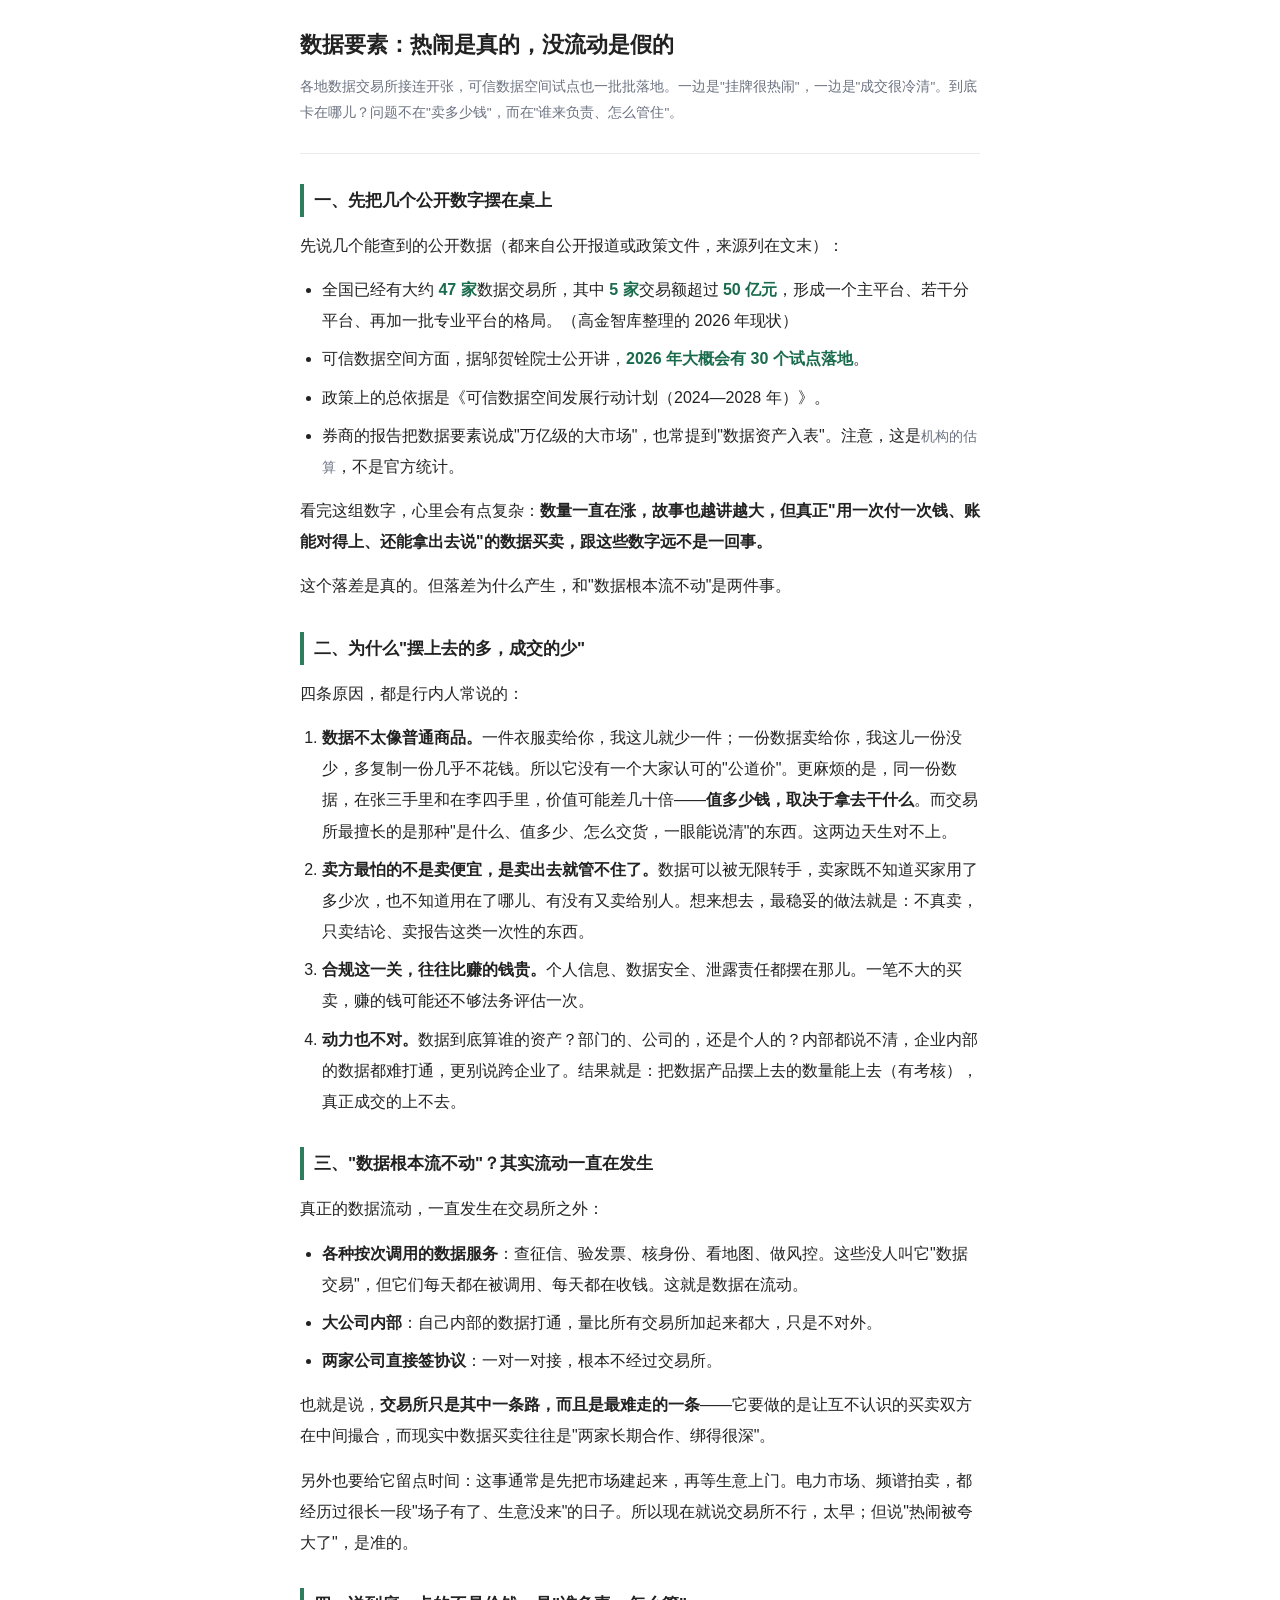
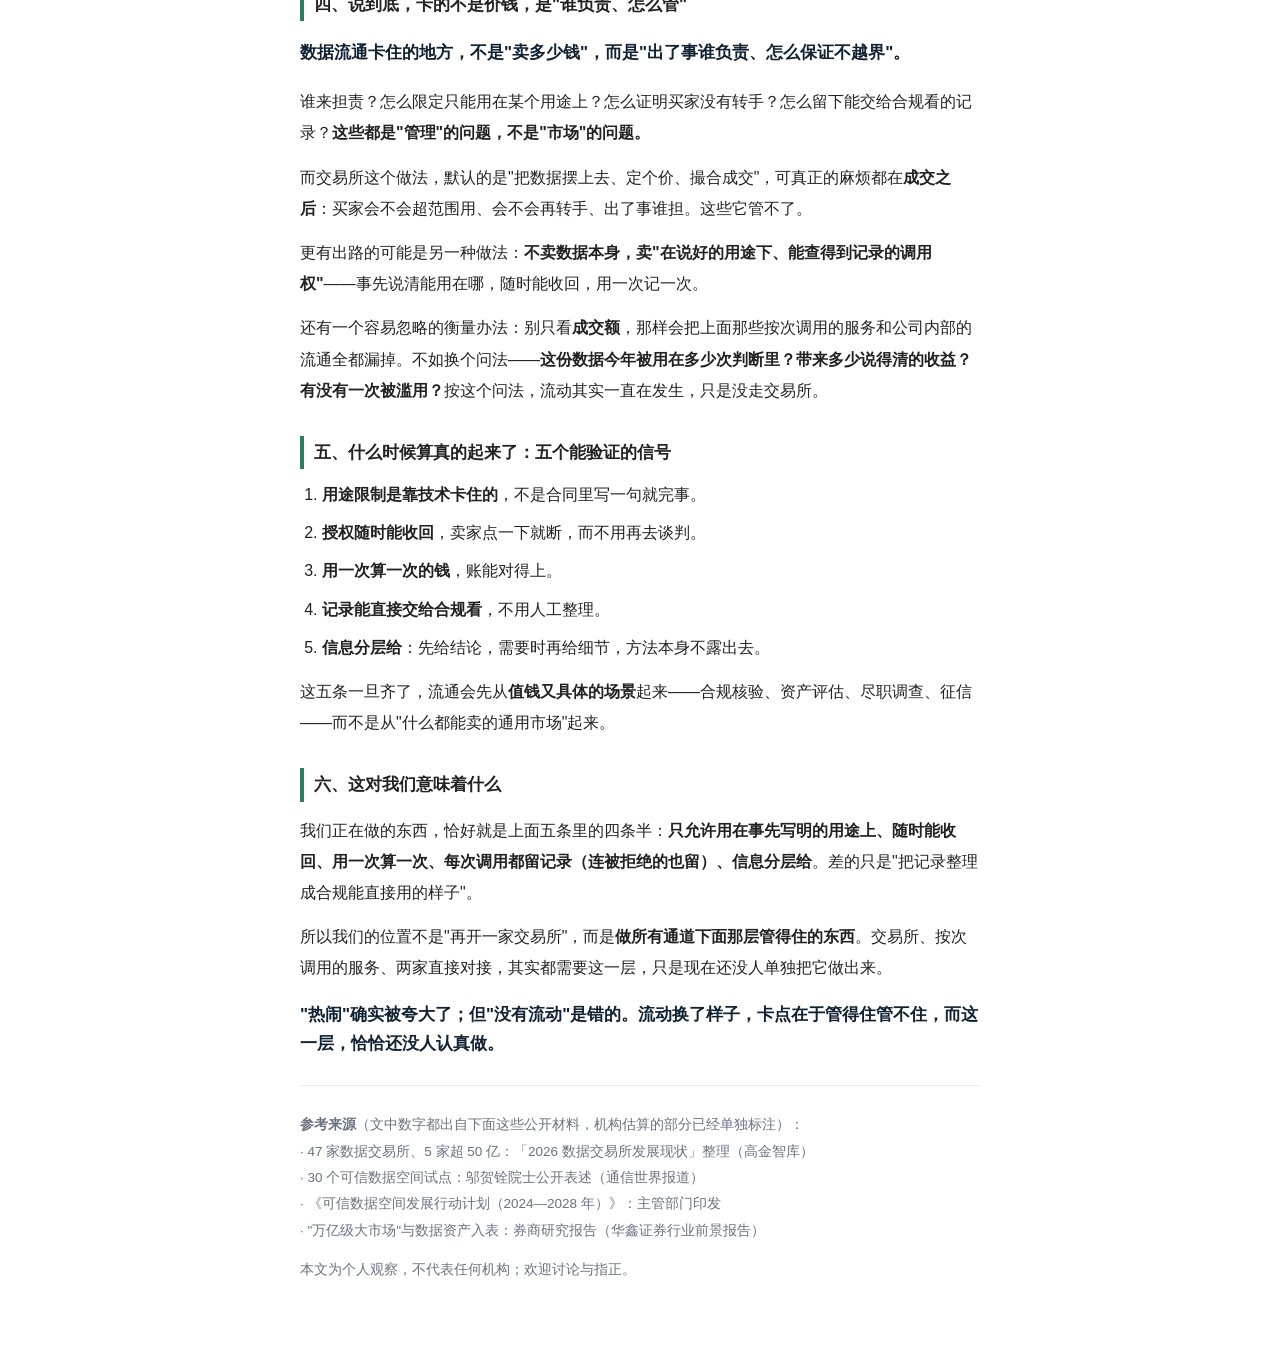
<file: samples/article-data-elements-reality.html>
<!doctype html>
<html lang="zh">
<meta charset="utf-8">
<meta name="viewport" content="width=device-width, initial-scale=1">
<title>数据要素：热闹是真的，没流动是假的</title>
<style>
  body{font:16px/1.95 -apple-system,"PingFang SC","Hiragino Sans GB",sans-serif;color:#222;
       max-width:680px;margin:0 auto;padding:22px 18px 60px;word-break:break-word}
  h1{font-size:22px;line-height:1.5;margin:6px 0 8px}
  h2{font-size:17px;margin:30px 0 10px;padding-left:10px;border-left:4px solid #2f7d5f}
  p{margin:13px 0}
  blockquote{margin:14px 0;padding:10px 14px;background:#f6faf8;border-left:3px solid #cfe3da;
             border-radius:0 8px 8px 0;font-size:15.5px}
  ul,ol{margin:10px 0 10px 22px;padding:0}
  li{margin:7px 0}
  .num{font-weight:700;color:#1a6b4d}
  .muted{color:#6b7280;font-size:13.5px}
  hr{border:0;border-top:1px solid #ececec;margin:26px 0}
  .quote{font-size:17px;font-weight:600;color:#123;margin:18px 0;line-height:1.7}
</style>

<h1>数据要素：热闹是真的，没流动是假的</h1>
<p class="muted">各地数据交易所接连开张，可信数据空间试点也一批批落地。一边是"挂牌很热闹"，一边是"成交很冷清"。到底卡在哪儿？问题不在"卖多少钱"，而在"谁来负责、怎么管住"。</p>

<hr>

<h2>一、先把几个公开数字摆在桌上</h2>

<p>先说几个能查到的公开数据（都来自公开报道或政策文件，来源列在文末）：</p>

<ul>
  <li>全国已经有大约 <span class="num">47 家</span>数据交易所，其中 <span class="num">5 家</span>交易额超过 <span class="num">50 亿元</span>，形成一个主平台、若干分平台、再加一批专业平台的格局。（高金智库整理的 2026 年现状）</li>
  <li>可信数据空间方面，据邬贺铨院士公开讲，<span class="num">2026 年大概会有 30 个试点落地</span>。</li>
  <li>政策上的总依据是《可信数据空间发展行动计划（2024—2028 年）》。</li>
  <li>券商的报告把数据要素说成"万亿级的大市场"，也常提到"数据资产入表"。注意，这是<span class="muted">机构的估算</span>，不是官方统计。</li>
</ul>

<p>看完这组数字，心里会有点复杂：<b>数量一直在涨，故事也越讲越大，但真正"用一次付一次钱、账能对得上、还能拿出去说"的数据买卖，跟这些数字远不是一回事。</b></p>

<p>这个落差是真的。但落差为什么产生，和"数据根本流不动"是两件事。</p>

<h2>二、为什么"摆上去的多，成交的少"</h2>

<p>四条原因，都是行内人常说的：</p>

<ol>
  <li><b>数据不太像普通商品。</b>一件衣服卖给你，我这儿就少一件；一份数据卖给你，我这儿一份没少，多复制一份几乎不花钱。所以它没有一个大家认可的"公道价"。更麻烦的是，同一份数据，在张三手里和在李四手里，价值可能差几十倍——<b>值多少钱，取决于拿去干什么</b>。而交易所最擅长的是那种"是什么、值多少、怎么交货，一眼能说清"的东西。这两边天生对不上。</li>
  <li><b>卖方最怕的不是卖便宜，是卖出去就管不住了。</b>数据可以被无限转手，卖家既不知道买家用了多少次，也不知道用在了哪儿、有没有又卖给别人。想来想去，最稳妥的做法就是：不真卖，只卖结论、卖报告这类一次性的东西。</li>
  <li><b>合规这一关，往往比赚的钱贵。</b>个人信息、数据安全、泄露责任都摆在那儿。一笔不大的买卖，赚的钱可能还不够法务评估一次。</li>
  <li><b>动力也不对。</b>数据到底算谁的资产？部门的、公司的，还是个人的？内部都说不清，企业内部的数据都难打通，更别说跨企业了。结果就是：把数据产品摆上去的数量能上去（有考核），真正成交的上不去。</li>
</ol>

<h2>三、"数据根本流不动"？其实流动一直在发生</h2>

<p>真正的数据流动，一直发生在交易所之外：</p>

<ul>
  <li><b>各种按次调用的数据服务</b>：查征信、验发票、核身份、看地图、做风控。这些没人叫它"数据交易"，但它们每天都在被调用、每天都在收钱。这就是数据在流动。</li>
  <li><b>大公司内部</b>：自己内部的数据打通，量比所有交易所加起来都大，只是不对外。</li>
  <li><b>两家公司直接签协议</b>：一对一对接，根本不经过交易所。</li>
</ul>

<p>也就是说，<b>交易所只是其中一条路，而且是最难走的一条</b>——它要做的是让互不认识的买卖双方在中间撮合，而现实中数据买卖往往是"两家长期合作、绑得很深"。</p>

<p>另外也要给它留点时间：这事通常是先把市场建起来，再等生意上门。电力市场、频谱拍卖，都经历过很长一段"场子有了、生意没来"的日子。所以现在就说交易所不行，太早；但说"热闹被夸大了"，是准的。</p>

<h2>四、说到底，卡的不是价钱，是"谁负责、怎么管"</h2>

<p class="quote">数据流通卡住的地方，不是"卖多少钱"，而是"出了事谁负责、怎么保证不越界"。</p>

<p>谁来担责？怎么限定只能用在某个用途上？怎么证明买家没有转手？怎么留下能交给合规看的记录？<b>这些都是"管理"的问题，不是"市场"的问题。</b></p>

<p>而交易所这个做法，默认的是"把数据摆上去、定个价、撮合成交"，可真正的麻烦都在<b>成交之后</b>：买家会不会超范围用、会不会再转手、出了事谁担。这些它管不了。</p>

<p>更有出路的可能是另一种做法：<b>不卖数据本身，卖"在说好的用途下、能查得到记录的调用权"</b>——事先说清能用在哪，随时能收回，用一次记一次。</p>

<p>还有一个容易忽略的衡量办法：别只看<b>成交额</b>，那样会把上面那些按次调用的服务和公司内部的流通全都漏掉。不如换个问法——<b>这份数据今年被用在多少次判断里？带来多少说得清的收益？有没有一次被滥用？</b>按这个问法，流动其实一直在发生，只是没走交易所。</p>

<h2>五、什么时候算真的起来了：五个能验证的信号</h2>

<ol>
  <li><b>用途限制是靠技术卡住的</b>，不是合同里写一句就完事。</li>
  <li><b>授权随时能收回</b>，卖家点一下就断，而不用再去谈判。</li>
  <li><b>用一次算一次的钱</b>，账能对得上。</li>
  <li><b>记录能直接交给合规看</b>，不用人工整理。</li>
  <li><b>信息分层给</b>：先给结论，需要时再给细节，方法本身不露出去。</li>
</ol>

<p>这五条一旦齐了，流通会先从<b>值钱又具体的场景</b>起来——合规核验、资产评估、尽职调查、征信——而不是从"什么都能卖的通用市场"起来。</p>

<h2>六、这对我们意味着什么</h2>

<p>我们正在做的东西，恰好就是上面五条里的四条半：<b>只允许用在事先写明的用途上、随时能收回、用一次算一次、每次调用都留记录（连被拒绝的也留）、信息分层给</b>。差的只是"把记录整理成合规能直接用的样子"。</p>

<p>所以我们的位置不是"再开一家交易所"，而是<b>做所有通道下面那层管得住的东西</b>。交易所、按次调用的服务、两家直接对接，其实都需要这一层，只是现在还没人单独把它做出来。</p>

<p class="quote">"热闹"确实被夸大了；但"没有流动"是错的。流动换了样子，卡点在于管得住管不住，而这一层，恰恰还没人认真做。</p>

<hr>

<p class="muted"><b>参考来源</b>（文中数字都出自下面这些公开材料，机构估算的部分已经单独标注）：<br>
· 47 家数据交易所、5 家超 50 亿：「2026 数据交易所发展现状」整理（高金智库）<br>
· 30 个可信数据空间试点：邬贺铨院士公开表述（通信世界报道）<br>
· 《可信数据空间发展行动计划（2024—2028 年）》：主管部门印发<br>
· "万亿级大市场"与数据资产入表：券商研究报告（华鑫证券行业前景报告）</p>

<p class="muted">本文为个人观察，不代表任何机构；欢迎讨论与指正。</p>
</file>
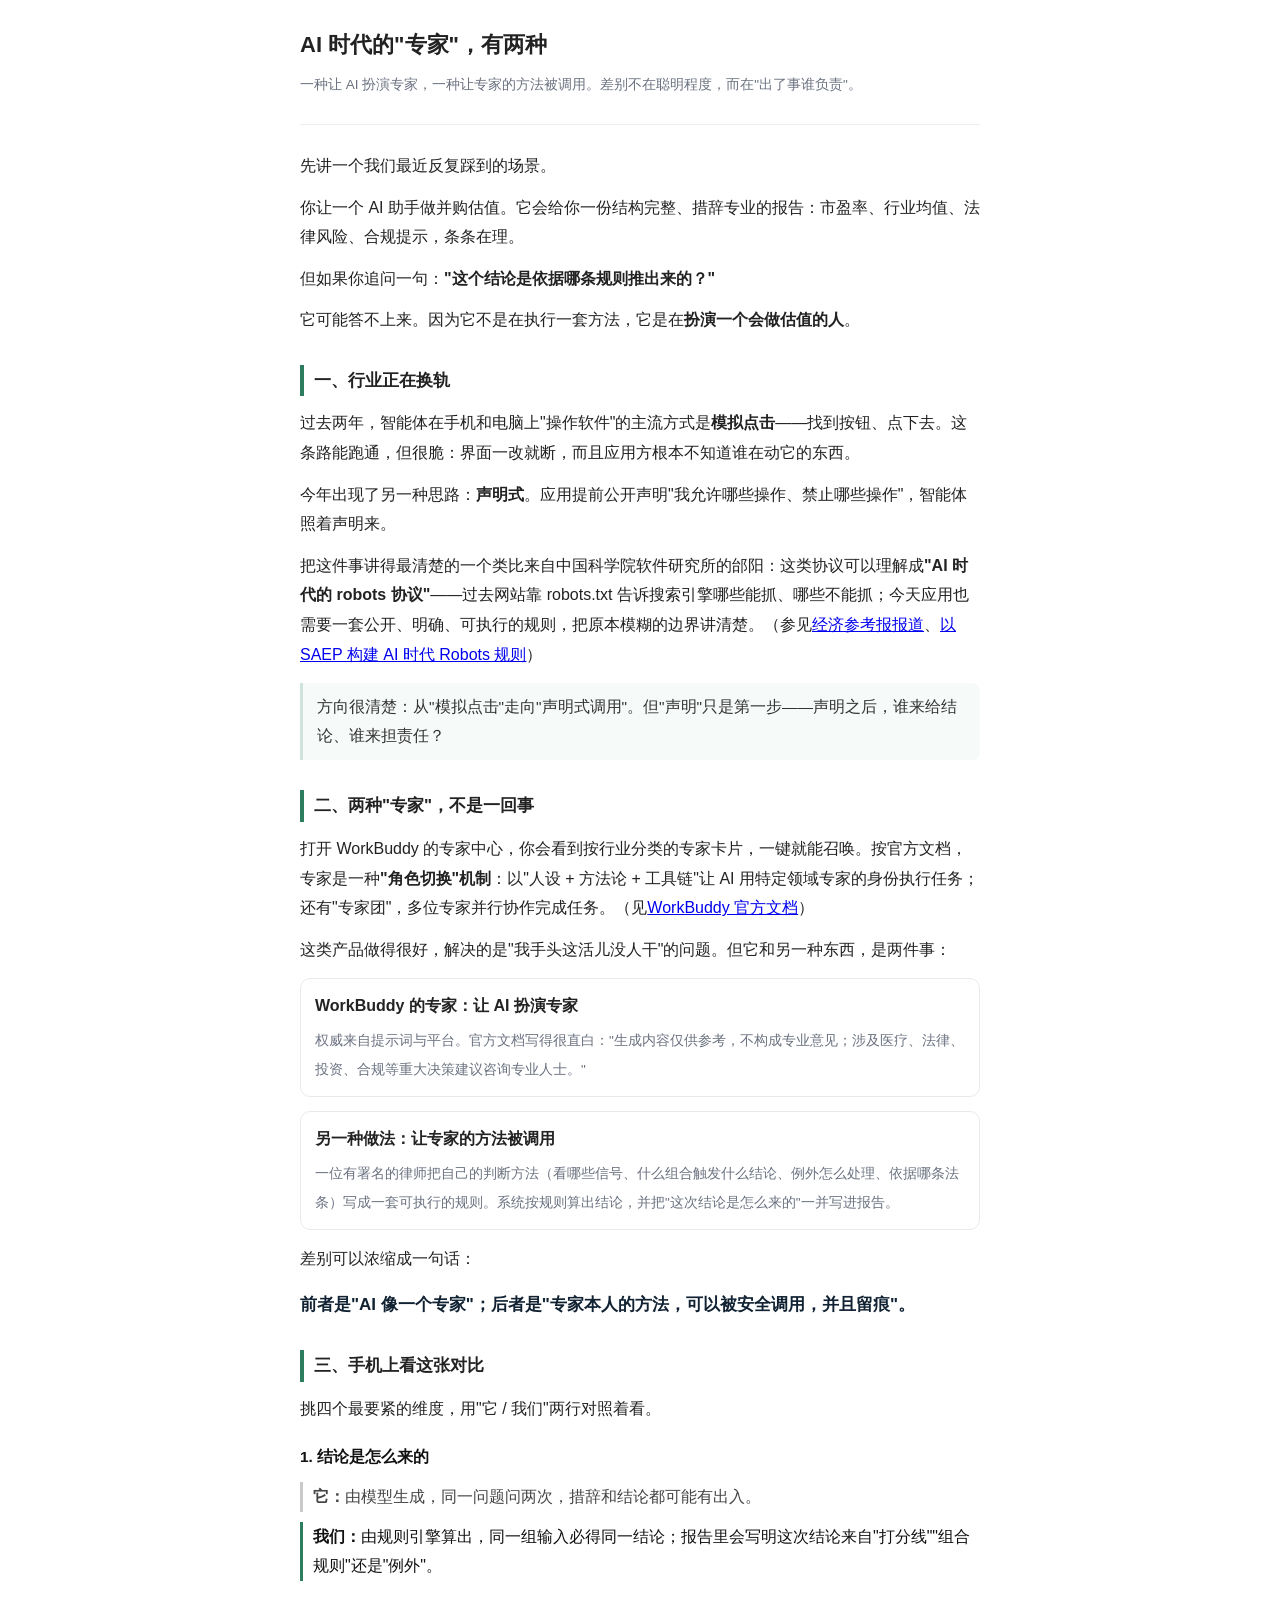
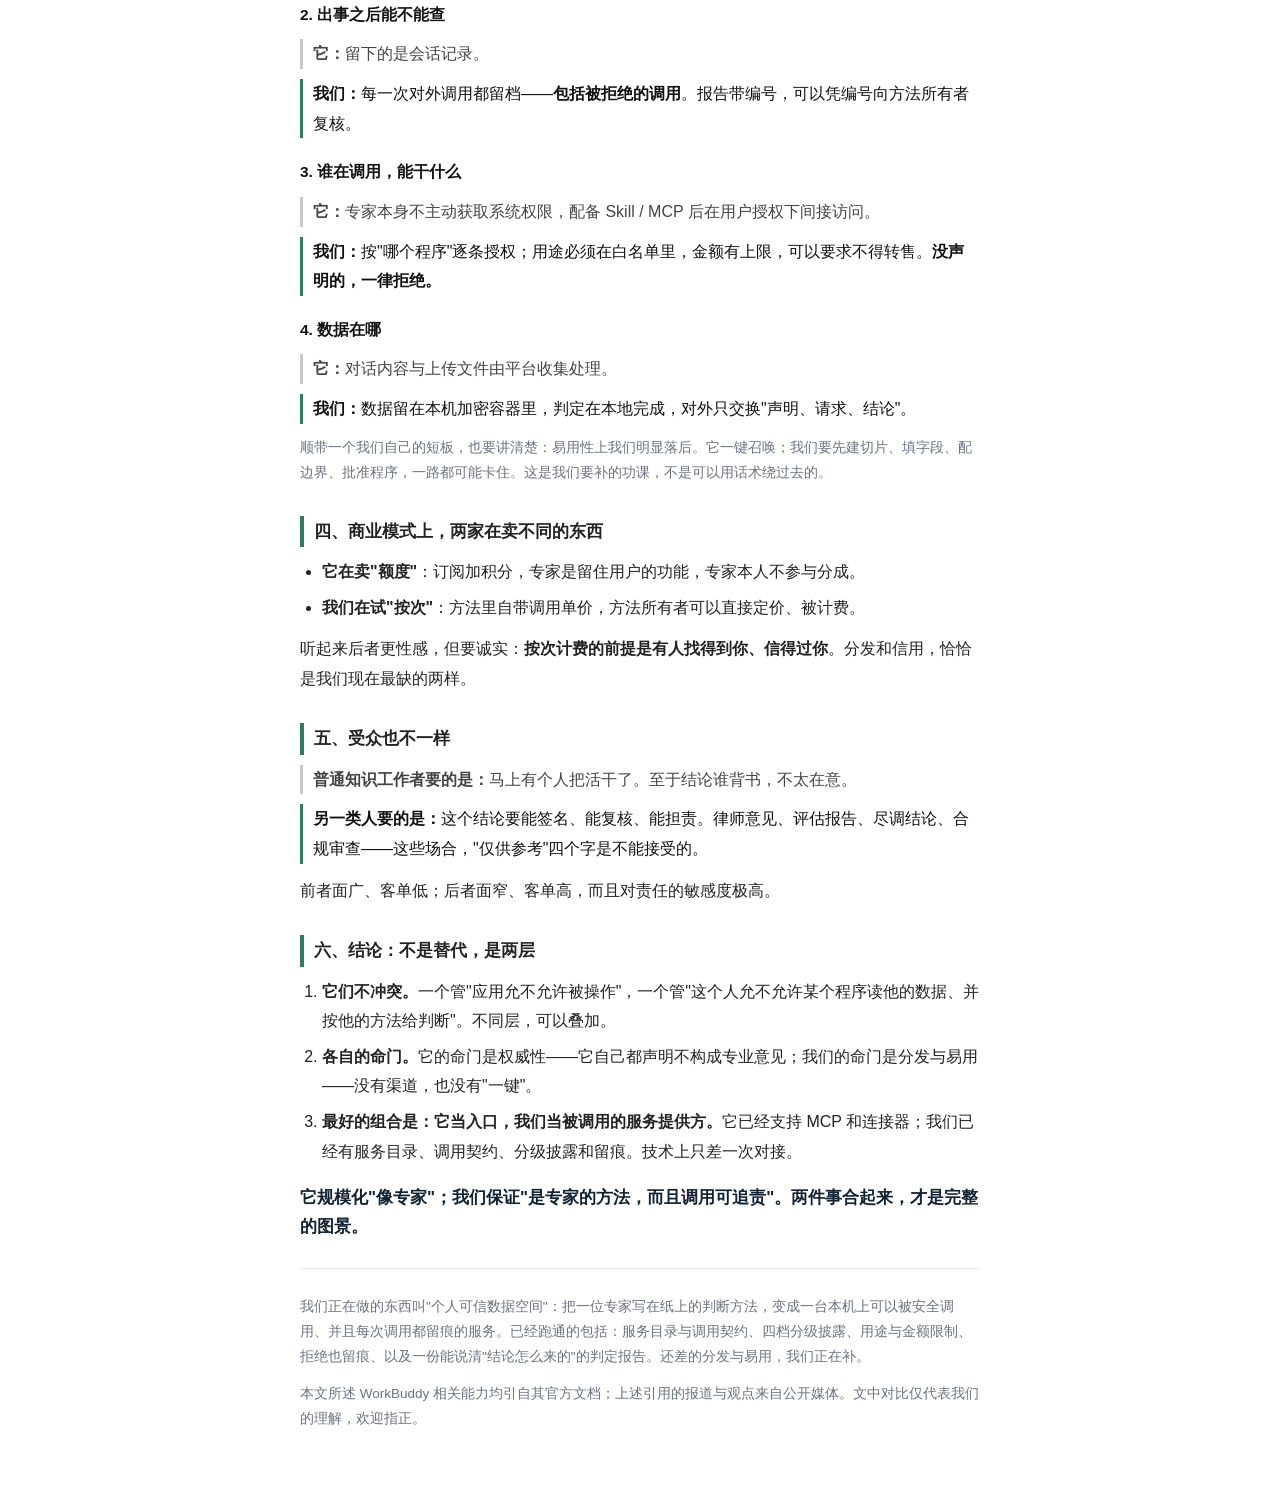
<file: samples/article-experts-two-kinds.html>
<!doctype html>
<html lang="zh">
<meta charset="utf-8">
<meta name="viewport" content="width=device-width, initial-scale=1">
<title>AI 时代的"专家"，有两种</title>
<style>
  body{font:16px/1.85 -apple-system,"PingFang SC","Hiragino Sans GB",sans-serif;color:#222;
       max-width:680px;margin:0 auto;padding:22px 18px 60px;word-break:break-word}
  h1{font-size:22px;line-height:1.5;margin:6px 0 10px}
  h2{font-size:17px;margin:30px 0 10px;padding-left:10px;border-left:4px solid #2f7d5f}
  h3{font-size:15.5px;margin:20px 0 6px;color:#111}
  p{margin:12px 0}
  blockquote{margin:14px 0;padding:10px 14px;background:#f6faf8;border-left:3px solid #cfe3da;
             border-radius:0 8px 8px 0;color:#333;font-size:15.5px}
  ul,ol{margin:10px 0 10px 22px;padding:0}
  li{margin:6px 0}
  .tag{display:inline-block;font-size:13px;color:#2f7d5f;background:#eef6f2;border-radius:20px;padding:2px 10px;margin:0 6px 6px 0}
  .box{border:1px solid #e6ebe8;border-radius:10px;padding:12px 14px;margin:14px 0}
  .box b{display:block;margin-bottom:4px}
  .them{border-left:3px solid #c9c9c9;padding-left:10px;margin:10px 0;color:#444}
  .us{border-left:3px solid #2f7d5f;padding-left:10px;margin:10px 0;color:#111}
  .muted{color:#6b7280;font-size:13.5px}
  hr{border:0;border-top:1px solid #ececec;margin:26px 0}
  .quote{font-size:17px;font-weight:600;color:#123;margin:18px 0;line-height:1.7}
</style>

<h1>AI 时代的"专家"，有两种</h1>
<p class="muted">一种让 AI 扮演专家，一种让专家的方法被调用。差别不在聪明程度，而在"出了事谁负责"。</p>

<hr>

<p>先讲一个我们最近反复踩到的场景。</p>

<p>你让一个 AI 助手做并购估值。它会给你一份结构完整、措辞专业的报告：市盈率、行业均值、法律风险、合规提示，条条在理。</p>

<p>但如果你追问一句：<b>"这个结论是依据哪条规则推出来的？"</b></p>

<p>它可能答不上来。因为它不是在执行一套方法，它是在<b>扮演一个会做估值的人</b>。</p>

<h2>一、行业正在换轨</h2>

<p>过去两年，智能体在手机和电脑上"操作软件"的主流方式是<b>模拟点击</b>——找到按钮、点下去。这条路能跑通，但很脆：界面一改就断，而且应用方根本不知道谁在动它的东西。</p>

<p>今年出现了另一种思路：<b>声明式</b>。应用提前公开声明"我允许哪些操作、禁止哪些操作"，智能体照着声明来。</p>

<p>把这件事讲得最清楚的一个类比来自中国科学院软件研究所的邰阳：这类协议可以理解成<b>"AI 时代的 robots 协议"</b>——过去网站靠 robots.txt 告诉搜索引擎哪些能抓、哪些不能抓；今天应用也需要一套公开、明确、可执行的规则，把原本模糊的边界讲清楚。（参见<a href="https://finance.sina.cn/2026-09-23/detail-inisuxhf5316913.d.html?vt=4">经济参考报报道</a>、<a href="http://m2.people.cn/news/default.html?s=MV8xXzQwODExNDUxXzQ0Nzk4MV8xNzkxNTI4MDgx&from=sohu">以 SAEP 构建 AI 时代 Robots 规则</a>）</p>

<blockquote>方向很清楚：从"模拟点击"走向"声明式调用"。但"声明"只是第一步——声明之后，谁来给结论、谁来担责任？</blockquote>

<h2>二、两种"专家"，不是一回事</h2>

<p>打开 WorkBuddy 的专家中心，你会看到按行业分类的专家卡片，一键就能召唤。按官方文档，专家是一种<b>"角色切换"机制</b>：以"人设 + 方法论 + 工具链"让 AI 用特定领域专家的身份执行任务；还有"专家团"，多位专家并行协作完成任务。（见<a href="https://www.workbuddy.cn/docs/workbuddy/From-Beginner-to-Expert-Guide/Function-Description/Expert-Center">WorkBuddy 官方文档</a>）</p>

<p>这类产品做得很好，解决的是"我手头这活儿没人干"的问题。但它和另一种东西，是两件事：</p>

<div class="box">
  <b>WorkBuddy 的专家：让 AI 扮演专家</b>
  <span class="muted">权威来自提示词与平台。官方文档写得很直白："生成内容仅供参考，不构成专业意见；涉及医疗、法律、投资、合规等重大决策建议咨询专业人士。"</span>
</div>

<div class="box">
  <b>另一种做法：让专家的方法被调用</b>
  <span class="muted">一位有署名的律师把自己的判断方法（看哪些信号、什么组合触发什么结论、例外怎么处理、依据哪条法条）写成一套可执行的规则。系统按规则算出结论，并把"这次结论是怎么来的"一并写进报告。</span>
</div>

<p>差别可以浓缩成一句话：</p>

<p class="quote">前者是"AI 像一个专家"；后者是"专家本人的方法，可以被安全调用，并且留痕"。</p>

<h2>三、手机上看这张对比</h2>

<p>挑四个最要紧的维度，用"它 / 我们"两行对照着看。</p>

<h3>1. 结论是怎么来的</h3>
<p class="them"><b>它：</b>由模型生成，同一问题问两次，措辞和结论都可能有出入。</p>
<p class="us"><b>我们：</b>由规则引擎算出，同一组输入必得同一结论；报告里会写明这次结论来自"打分线""组合规则"还是"例外"。</p>

<h3>2. 出事之后能不能查</h3>
<p class="them"><b>它：</b>留下的是会话记录。</p>
<p class="us"><b>我们：</b>每一次对外调用都留档——<b>包括被拒绝的调用</b>。报告带编号，可以凭编号向方法所有者复核。</p>

<h3>3. 谁在调用，能干什么</h3>
<p class="them"><b>它：</b>专家本身不主动获取系统权限，配备 Skill / MCP 后在用户授权下间接访问。</p>
<p class="us"><b>我们：</b>按"哪个程序"逐条授权；用途必须在白名单里，金额有上限，可以要求不得转售。<b>没声明的，一律拒绝。</b></p>

<h3>4. 数据在哪</h3>
<p class="them"><b>它：</b>对话内容与上传文件由平台收集处理。</p>
<p class="us"><b>我们：</b>数据留在本机加密容器里，判定在本地完成，对外只交换"声明、请求、结论"。</p>

<p class="muted">顺带一个我们自己的短板，也要讲清楚：易用性上我们明显落后。它一键召唤；我们要先建切片、填字段、配边界、批准程序，一路都可能卡住。这是我们要补的功课，不是可以用话术绕过去的。</p>

<h2>四、商业模式上，两家在卖不同的东西</h2>

<ul>
  <li><b>它在卖"额度"</b>：订阅加积分，专家是留住用户的功能，专家本人不参与分成。</li>
  <li><b>我们在试"按次"</b>：方法里自带调用单价，方法所有者可以直接定价、被计费。</li>
</ul>

<p>听起来后者更性感，但要诚实：<b>按次计费的前提是有人找得到你、信得过你</b>。分发和信用，恰恰是我们现在最缺的两样。</p>

<h2>五、受众也不一样</h2>

<p class="them"><b>普通知识工作者要的是：</b>马上有个人把活干了。至于结论谁背书，不太在意。</p>
<p class="us"><b>另一类人要的是：</b>这个结论要能签名、能复核、能担责。律师意见、评估报告、尽调结论、合规审查——这些场合，"仅供参考"四个字是不能接受的。</p>

<p>前者面广、客单低；后者面窄、客单高，而且对责任的敏感度极高。</p>

<h2>六、结论：不是替代，是两层</h2>

<ol>
  <li><b>它们不冲突。</b>一个管"应用允不允许被操作"，一个管"这个人允不允许某个程序读他的数据、并按他的方法给判断"。不同层，可以叠加。</li>
  <li><b>各自的命门。</b>它的命门是权威性——它自己都声明不构成专业意见；我们的命门是分发与易用——没有渠道，也没有"一键"。</li>
  <li><b>最好的组合是：它当入口，我们当被调用的服务提供方。</b>它已经支持 MCP 和连接器；我们已经有服务目录、调用契约、分级披露和留痕。技术上只差一次对接。</li>
</ol>

<p class="quote">它规模化"像专家"；我们保证"是专家的方法，而且调用可追责"。两件事合起来，才是完整的图景。</p>

<hr>

<p class="muted">我们正在做的东西叫"个人可信数据空间"：把一位专家写在纸上的判断方法，变成一台本机上可以被安全调用、并且每次调用都留痕的服务。已经跑通的包括：服务目录与调用契约、四档分级披露、用途与金额限制、拒绝也留痕、以及一份能说清"结论怎么来的"的判定报告。还差的分发与易用，我们正在补。</p>

<p class="muted">本文所述 WorkBuddy 相关能力均引自其官方文档；上述引用的报道与观点来自公开媒体。文中对比仅代表我们的理解，欢迎指正。</p>
</file>
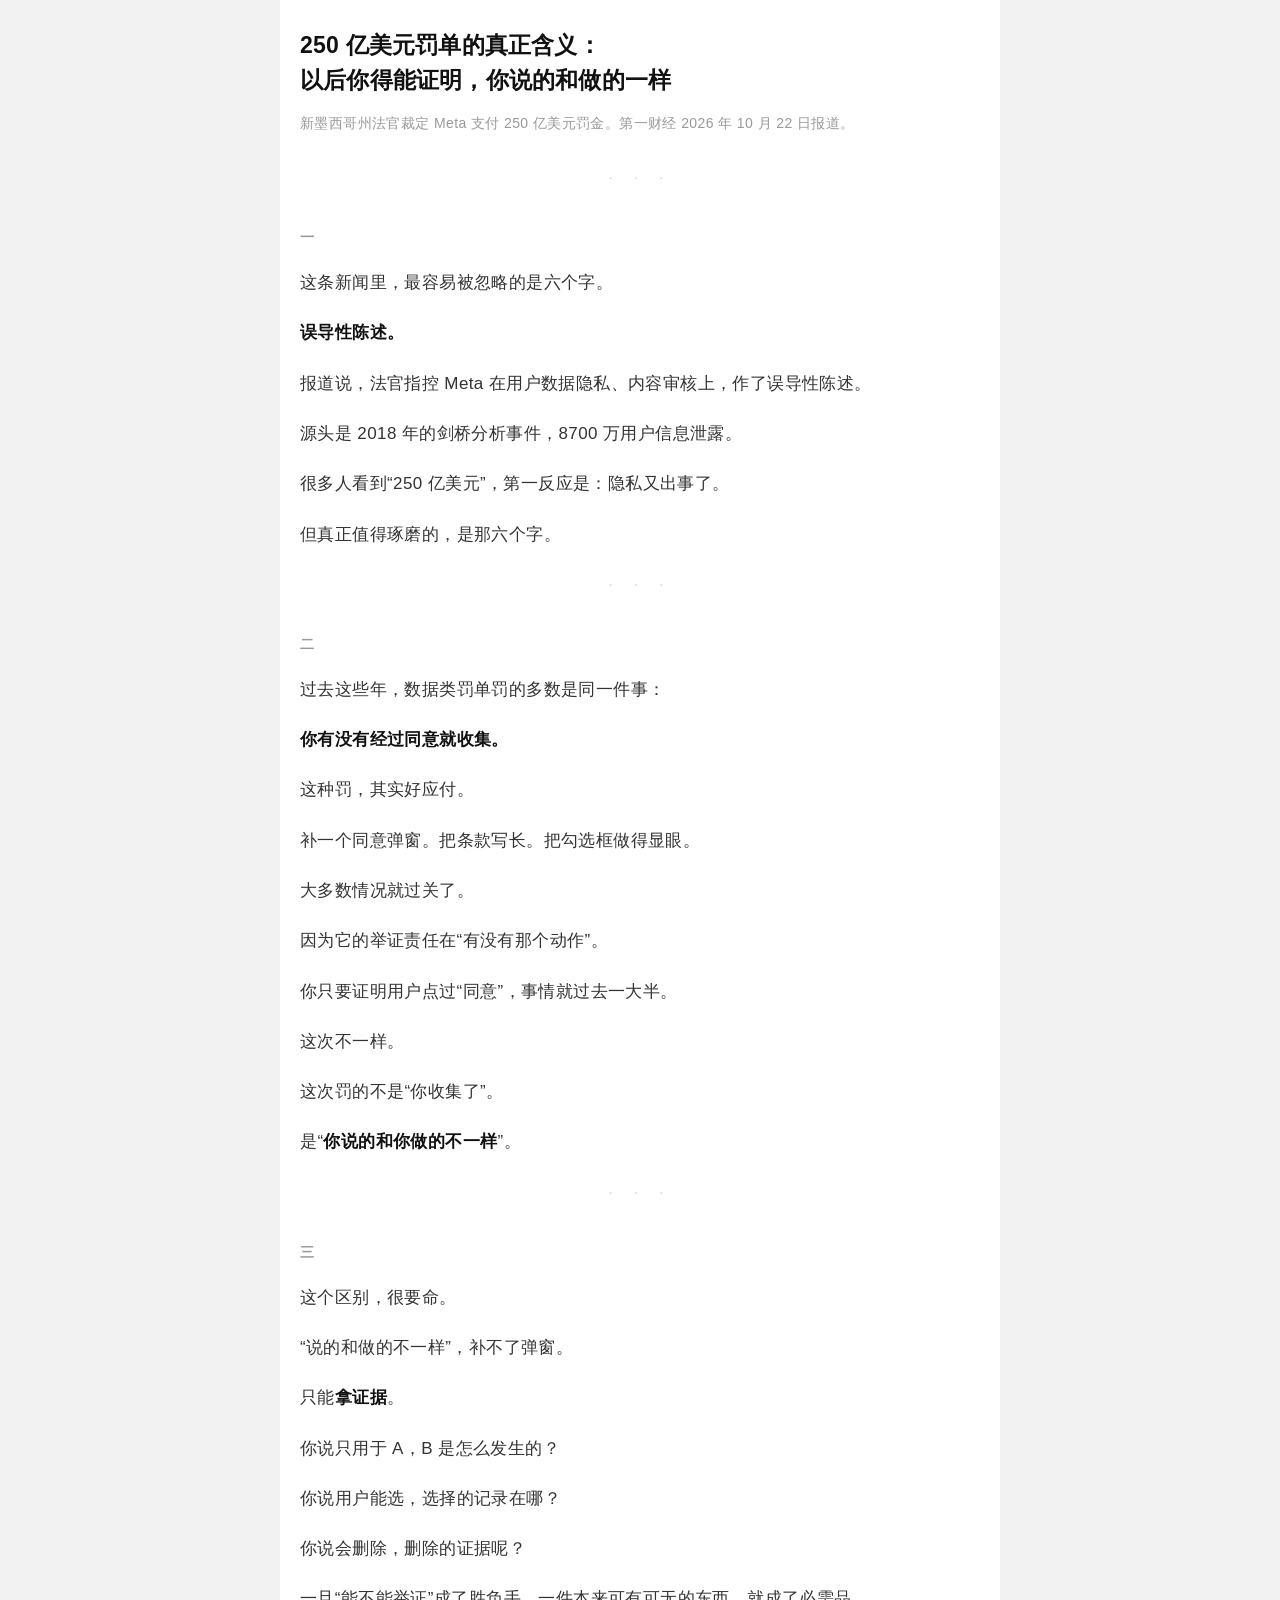
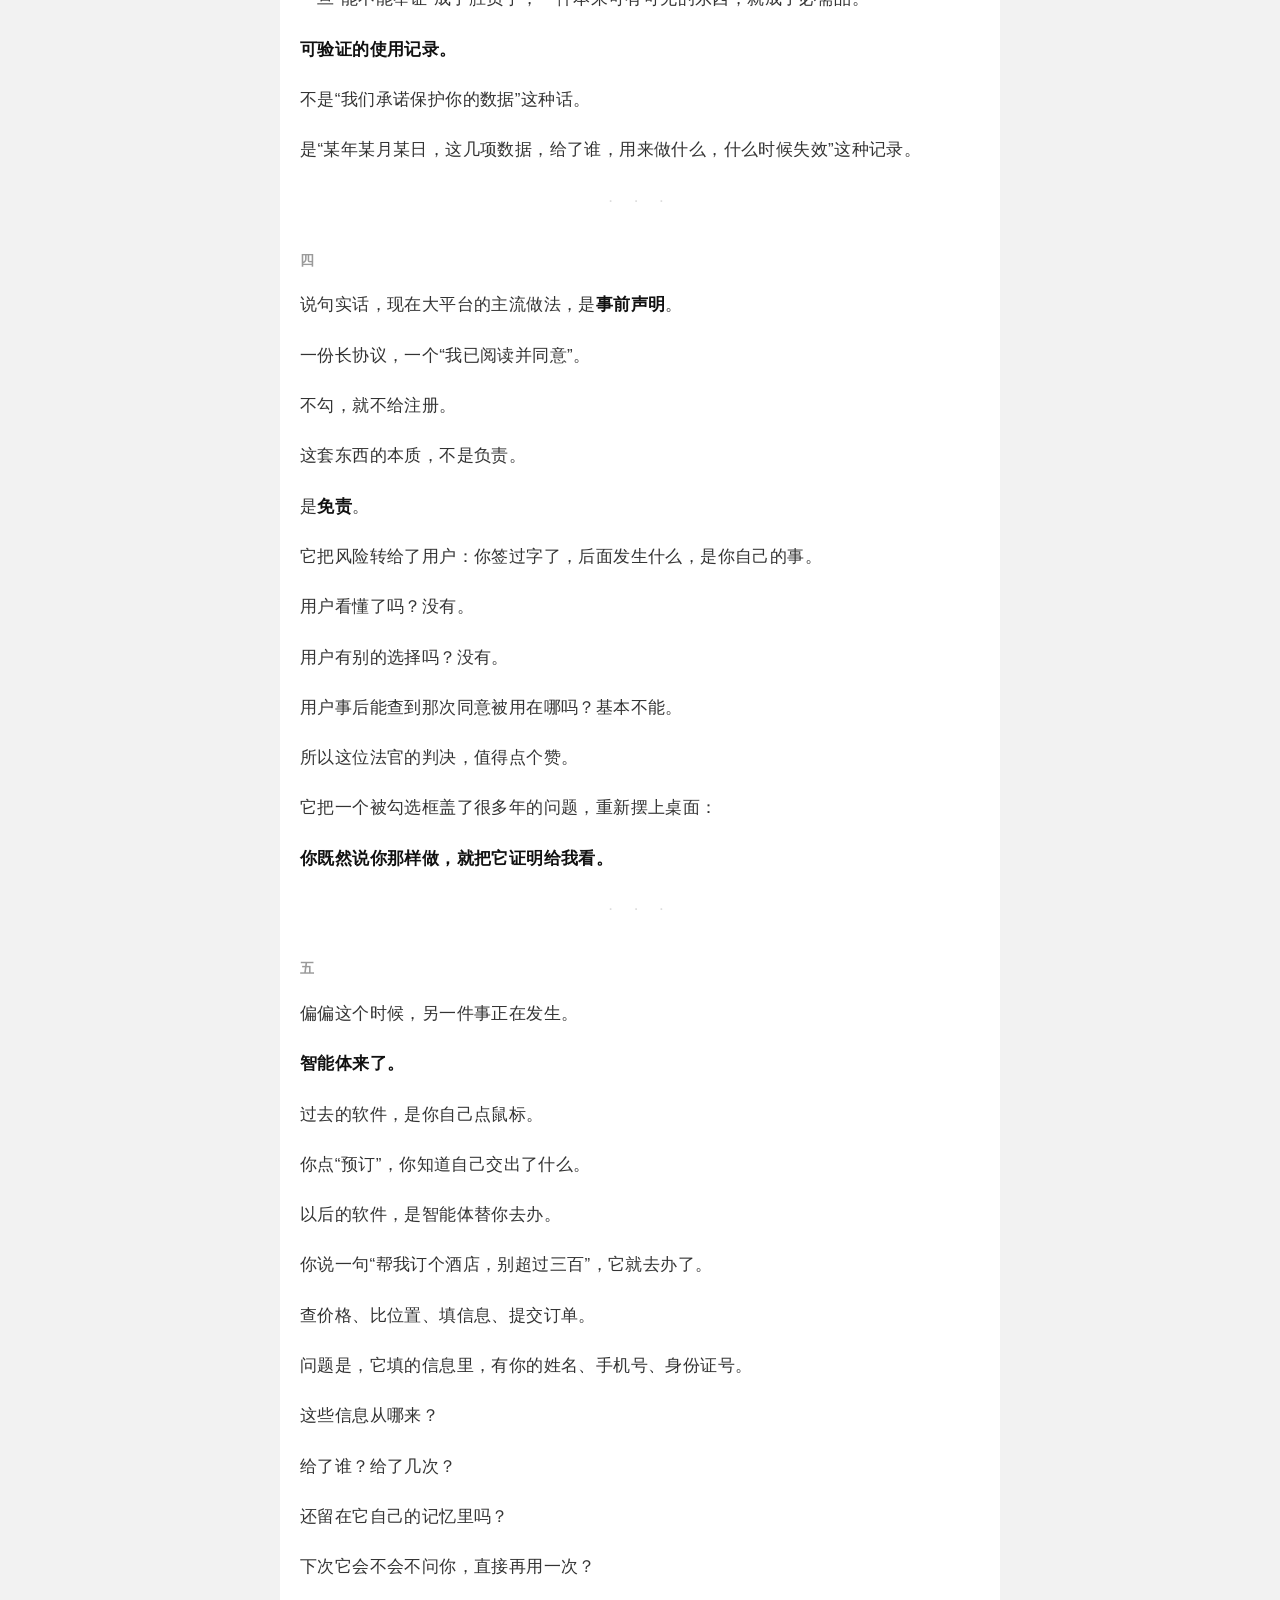
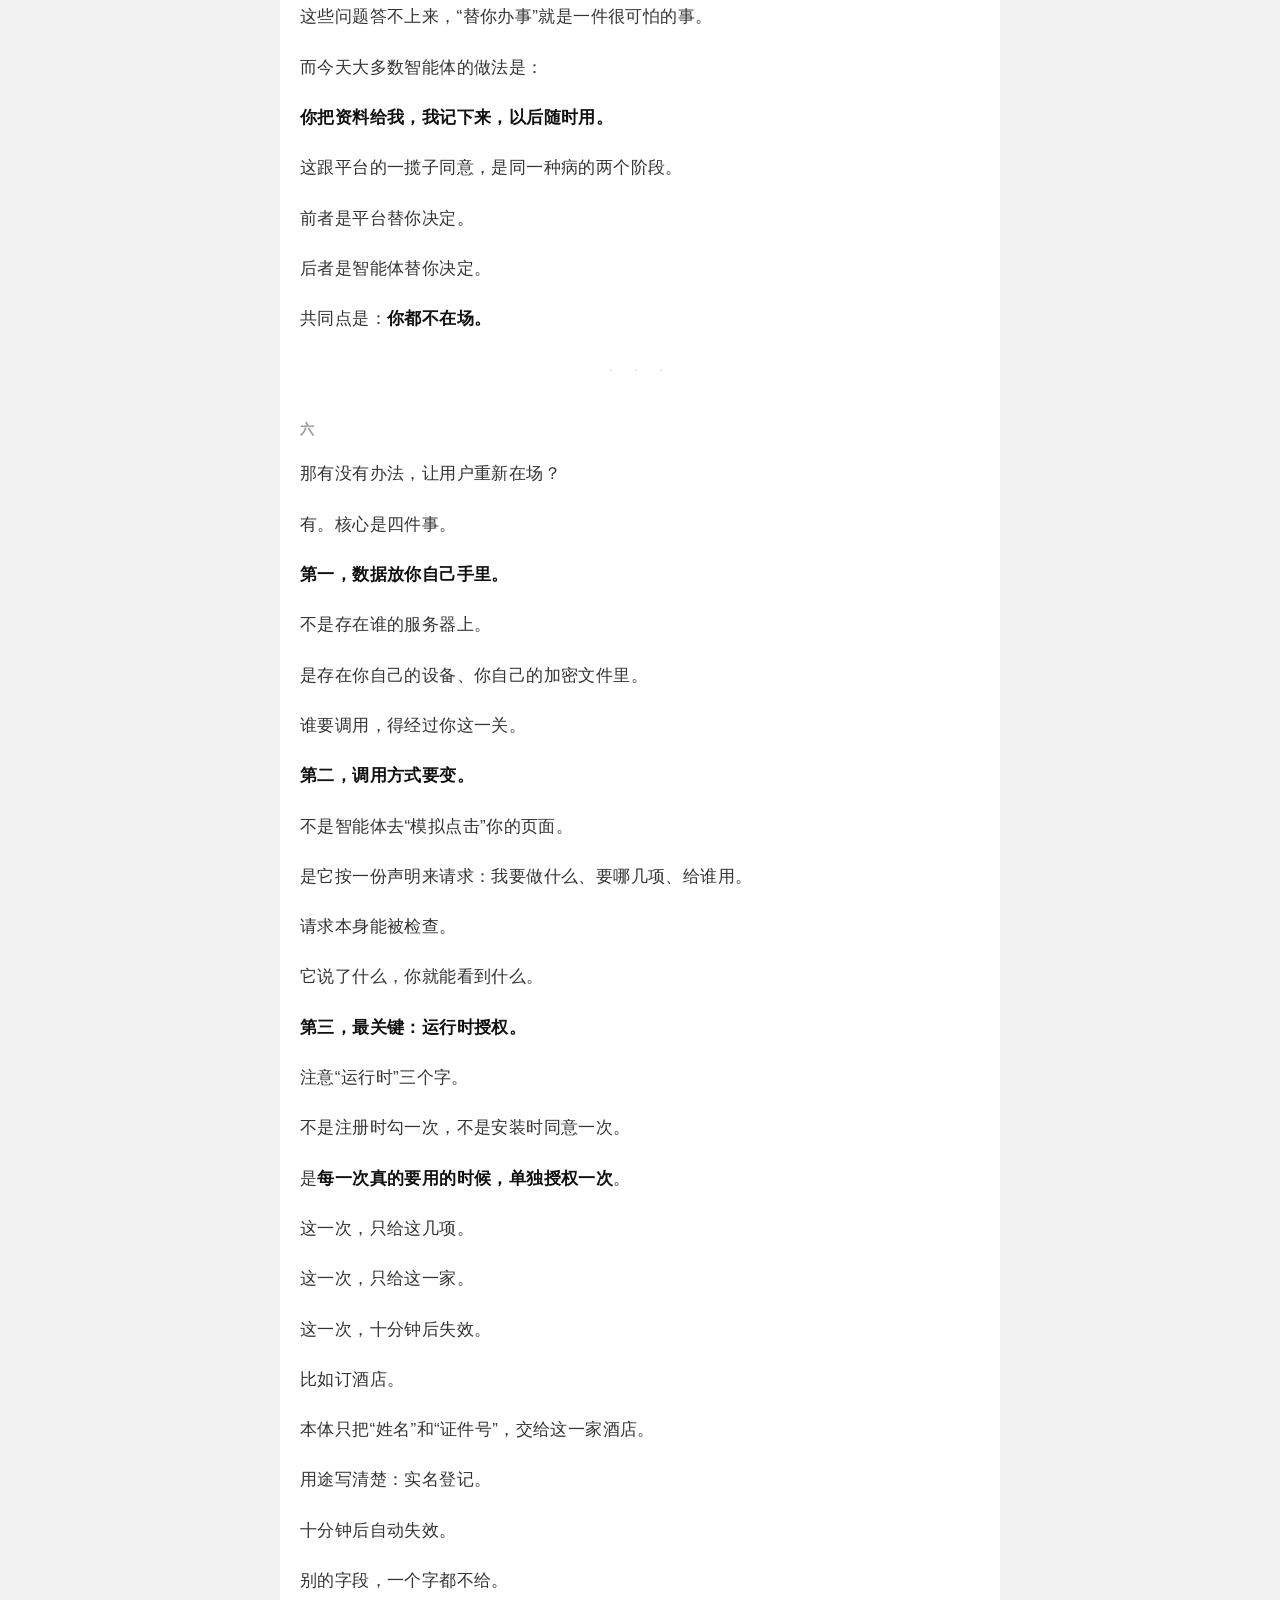
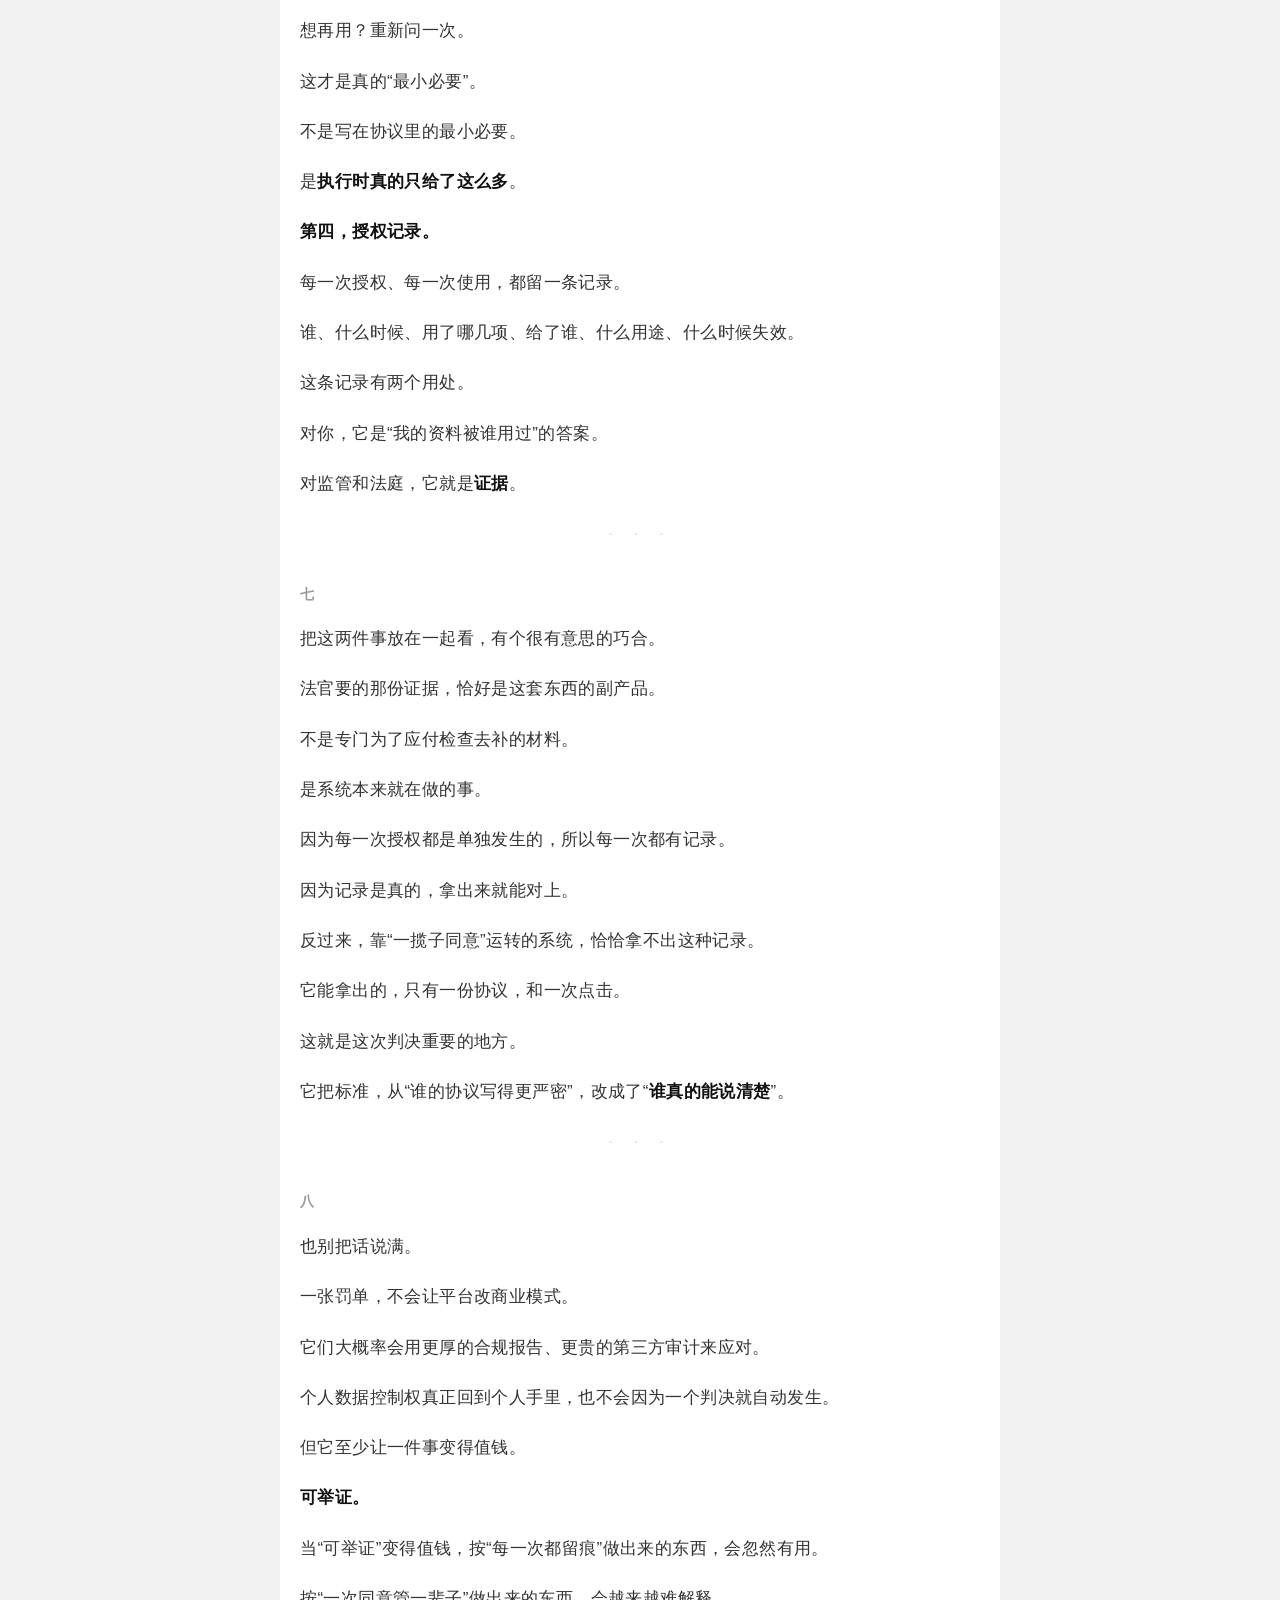
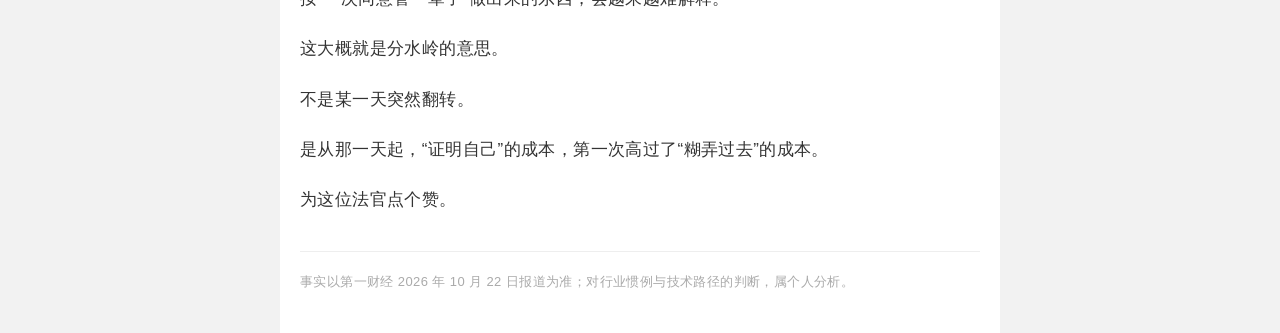
<file: samples/article-meta-fine-2026-10.html>
<!DOCTYPE html>
<html lang="zh-CN">
<head>
<meta charset="utf-8">
<meta name="viewport" content="width=device-width, initial-scale=1">
<title>250 亿美元罚单的真正含义</title>
</head>
<body style="margin:0;padding:0;background:#f2f2f2;">

<!-- 文章容器：手机宽度、行距宽松、段落短。全部用内联样式，方便整段粘进公众号编辑器。 -->
<div style="max-width:680px;margin:0 auto;padding:28px 20px 40px;background:#ffffff;font-family:-apple-system,BlinkMacSystemFont,'PingFang SC','Helvetica Neue',Arial,sans-serif;font-size:17px;line-height:1.9;color:#333333;letter-spacing:.4px;">

  <h1 style="margin:0 0 14px;font-size:23px;line-height:1.5;font-weight:700;color:#111111;letter-spacing:.2px;">
    250 亿美元罚单的真正含义：<br>以后你得能证明，你说的和做的一样
  </h1>

  <p style="margin:0 0 26px;font-size:14px;line-height:1.8;color:#999999;">
    新墨西哥州法官裁定 Meta 支付 250 亿美元罚金。第一财经 2026 年 10 月 22 日报道。
  </p>

  <p style="margin:0 0 30px;text-align:center;color:#dddddd;letter-spacing:8px;">· · ·</p>

  <!-- 一 -->
  <h2 style="margin:0 0 16px;font-size:14px;font-weight:600;color:#9a9a9a;letter-spacing:5px;">一</h2>

  <p style="margin:0 0 18px;">这条新闻里，最容易被忽略的是六个字。</p>

  <p style="margin:0 0 18px;"><strong style="font-weight:700;color:#111111;">误导性陈述。</strong></p>

  <p style="margin:0 0 18px;">报道说，法官指控 Meta 在用户数据隐私、内容审核上，作了误导性陈述。</p>

  <p style="margin:0 0 18px;">源头是 2018 年的剑桥分析事件，8700 万用户信息泄露。</p>

  <p style="margin:0 0 18px;">很多人看到“250 亿美元”，第一反应是：隐私又出事了。</p>

  <p style="margin:0 0 18px;">但真正值得琢磨的，是那六个字。</p>

  <p style="margin:0 0 30px;text-align:center;color:#dddddd;letter-spacing:8px;">· · ·</p>

  <!-- 二 -->
  <h2 style="margin:0 0 16px;font-size:14px;font-weight:600;color:#9a9a9a;letter-spacing:5px;">二</h2>

  <p style="margin:0 0 18px;">过去这些年，数据类罚单罚的多数是同一件事：</p>

  <p style="margin:0 0 18px;"><strong style="font-weight:700;color:#111111;">你有没有经过同意就收集。</strong></p>

  <p style="margin:0 0 18px;">这种罚，其实好应付。</p>

  <p style="margin:0 0 18px;">补一个同意弹窗。把条款写长。把勾选框做得显眼。</p>

  <p style="margin:0 0 18px;">大多数情况就过关了。</p>

  <p style="margin:0 0 18px;">因为它的举证责任在“有没有那个动作”。</p>

  <p style="margin:0 0 18px;">你只要证明用户点过“同意”，事情就过去一大半。</p>

  <p style="margin:0 0 18px;">这次不一样。</p>

  <p style="margin:0 0 18px;">这次罚的不是“你收集了”。</p>

  <p style="margin:0 0 18px;">是“<strong style="font-weight:700;color:#111111;">你说的和你做的不一样</strong>”。</p>

  <p style="margin:0 0 30px;text-align:center;color:#dddddd;letter-spacing:8px;">· · ·</p>

  <!-- 三 -->
  <h2 style="margin:0 0 16px;font-size:14px;font-weight:600;color:#9a9a9a;letter-spacing:5px;">三</h2>

  <p style="margin:0 0 18px;">这个区别，很要命。</p>

  <p style="margin:0 0 18px;">“说的和做的不一样”，补不了弹窗。</p>

  <p style="margin:0 0 18px;">只能<strong style="font-weight:700;color:#111111;">拿证据</strong>。</p>

  <p style="margin:0 0 18px;">你说只用于 A，B 是怎么发生的？</p>

  <p style="margin:0 0 18px;">你说用户能选，选择的记录在哪？</p>

  <p style="margin:0 0 18px;">你说会删除，删除的证据呢？</p>

  <p style="margin:0 0 18px;">一旦“能不能举证”成了胜负手，一件本来可有可无的东西，就成了必需品。</p>

  <p style="margin:0 0 18px;"><strong style="font-weight:700;color:#111111;">可验证的使用记录。</strong></p>

  <p style="margin:0 0 18px;">不是“我们承诺保护你的数据”这种话。</p>

  <p style="margin:0 0 18px;">是“某年某月某日，这几项数据，给了谁，用来做什么，什么时候失效”这种记录。</p>

  <p style="margin:0 0 30px;text-align:center;color:#dddddd;letter-spacing:8px;">· · ·</p>

  <!-- 四 -->
  <h2 style="margin:0 0 16px;font-size:14px;font-weight:600;color:#9a9a9a;letter-spacing:5px;">四</h2>

  <p style="margin:0 0 18px;">说句实话，现在大平台的主流做法，是<strong style="font-weight:700;color:#111111;">事前声明</strong>。</p>

  <p style="margin:0 0 18px;">一份长协议，一个“我已阅读并同意”。</p>

  <p style="margin:0 0 18px;">不勾，就不给注册。</p>

  <p style="margin:0 0 18px;">这套东西的本质，不是负责。</p>

  <p style="margin:0 0 18px;">是<strong style="font-weight:700;color:#111111;">免责</strong>。</p>

  <p style="margin:0 0 18px;">它把风险转给了用户：你签过字了，后面发生什么，是你自己的事。</p>

  <p style="margin:0 0 18px;">用户看懂了吗？没有。</p>

  <p style="margin:0 0 18px;">用户有别的选择吗？没有。</p>

  <p style="margin:0 0 18px;">用户事后能查到那次同意被用在哪吗？基本不能。</p>

  <p style="margin:0 0 18px;">所以这位法官的判决，值得点个赞。</p>

  <p style="margin:0 0 18px;">它把一个被勾选框盖了很多年的问题，重新摆上桌面：</p>

  <p style="margin:0 0 18px;"><strong style="font-weight:700;color:#111111;">你既然说你那样做，就把它证明给我看。</strong></p>

  <p style="margin:0 0 30px;text-align:center;color:#dddddd;letter-spacing:8px;">· · ·</p>

  <!-- 五 -->
  <h2 style="margin:0 0 16px;font-size:14px;font-weight:600;color:#9a9a9a;letter-spacing:5px;">五</h2>

  <p style="margin:0 0 18px;">偏偏这个时候，另一件事正在发生。</p>

  <p style="margin:0 0 18px;"><strong style="font-weight:700;color:#111111;">智能体来了。</strong></p>

  <p style="margin:0 0 18px;">过去的软件，是你自己点鼠标。</p>

  <p style="margin:0 0 18px;">你点“预订”，你知道自己交出了什么。</p>

  <p style="margin:0 0 18px;">以后的软件，是智能体替你去办。</p>

  <p style="margin:0 0 18px;">你说一句“帮我订个酒店，别超过三百”，它就去办了。</p>

  <p style="margin:0 0 18px;">查价格、比位置、填信息、提交订单。</p>

  <p style="margin:0 0 18px;">问题是，它填的信息里，有你的姓名、手机号、身份证号。</p>

  <p style="margin:0 0 18px;">这些信息从哪来？</p>

  <p style="margin:0 0 18px;">给了谁？给了几次？</p>

  <p style="margin:0 0 18px;">还留在它自己的记忆里吗？</p>

  <p style="margin:0 0 18px;">下次它会不会不问你，直接再用一次？</p>

  <p style="margin:0 0 18px;">这些问题答不上来，“替你办事”就是一件很可怕的事。</p>

  <p style="margin:0 0 18px;">而今天大多数智能体的做法是：</p>

  <p style="margin:0 0 18px;"><strong style="font-weight:700;color:#111111;">你把资料给我，我记下来，以后随时用。</strong></p>

  <p style="margin:0 0 18px;">这跟平台的一揽子同意，是同一种病的两个阶段。</p>

  <p style="margin:0 0 18px;">前者是平台替你决定。</p>

  <p style="margin:0 0 18px;">后者是智能体替你决定。</p>

  <p style="margin:0 0 18px;">共同点是：<strong style="font-weight:700;color:#111111;">你都不在场。</strong></p>

  <p style="margin:0 0 30px;text-align:center;color:#dddddd;letter-spacing:8px;">· · ·</p>

  <!-- 六 -->
  <h2 style="margin:0 0 16px;font-size:14px;font-weight:600;color:#9a9a9a;letter-spacing:5px;">六</h2>

  <p style="margin:0 0 18px;">那有没有办法，让用户重新在场？</p>

  <p style="margin:0 0 18px;">有。核心是四件事。</p>

  <p style="margin:0 0 18px;"><strong style="font-weight:700;color:#111111;">第一，数据放你自己手里。</strong></p>

  <p style="margin:0 0 18px;">不是存在谁的服务器上。</p>

  <p style="margin:0 0 18px;">是存在你自己的设备、你自己的加密文件里。</p>

  <p style="margin:0 0 18px;">谁要调用，得经过你这一关。</p>

  <p style="margin:0 0 18px;"><strong style="font-weight:700;color:#111111;">第二，调用方式要变。</strong></p>

  <p style="margin:0 0 18px;">不是智能体去“模拟点击”你的页面。</p>

  <p style="margin:0 0 18px;">是它按一份声明来请求：我要做什么、要哪几项、给谁用。</p>

  <p style="margin:0 0 18px;">请求本身能被检查。</p>

  <p style="margin:0 0 18px;">它说了什么，你就能看到什么。</p>

  <p style="margin:0 0 18px;"><strong style="font-weight:700;color:#111111;">第三，最关键：运行时授权。</strong></p>

  <p style="margin:0 0 18px;">注意“运行时”三个字。</p>

  <p style="margin:0 0 18px;">不是注册时勾一次，不是安装时同意一次。</p>

  <p style="margin:0 0 18px;">是<strong style="font-weight:700;color:#111111;">每一次真的要用的时候，单独授权一次</strong>。</p>

  <p style="margin:0 0 18px;">这一次，只给这几项。</p>

  <p style="margin:0 0 18px;">这一次，只给这一家。</p>

  <p style="margin:0 0 18px;">这一次，十分钟后失效。</p>

  <p style="margin:0 0 18px;">比如订酒店。</p>

  <p style="margin:0 0 18px;">本体只把“姓名”和“证件号”，交给这一家酒店。</p>

  <p style="margin:0 0 18px;">用途写清楚：实名登记。</p>

  <p style="margin:0 0 18px;">十分钟后自动失效。</p>

  <p style="margin:0 0 18px;">别的字段，一个字都不给。</p>

  <p style="margin:0 0 18px;">想再用？重新问一次。</p>

  <p style="margin:0 0 18px;">这才是真的“最小必要”。</p>

  <p style="margin:0 0 18px;">不是写在协议里的最小必要。</p>

  <p style="margin:0 0 18px;">是<strong style="font-weight:700;color:#111111;">执行时真的只给了这么多</strong>。</p>

  <p style="margin:0 0 18px;"><strong style="font-weight:700;color:#111111;">第四，授权记录。</strong></p>

  <p style="margin:0 0 18px;">每一次授权、每一次使用，都留一条记录。</p>

  <p style="margin:0 0 18px;">谁、什么时候、用了哪几项、给了谁、什么用途、什么时候失效。</p>

  <p style="margin:0 0 18px;">这条记录有两个用处。</p>

  <p style="margin:0 0 18px;">对你，它是“我的资料被谁用过”的答案。</p>

  <p style="margin:0 0 18px;">对监管和法庭，它就是<strong style="font-weight:700;color:#111111;">证据</strong>。</p>

  <p style="margin:0 0 30px;text-align:center;color:#dddddd;letter-spacing:8px;">· · ·</p>

  <!-- 七 -->
  <h2 style="margin:0 0 16px;font-size:14px;font-weight:600;color:#9a9a9a;letter-spacing:5px;">七</h2>

  <p style="margin:0 0 18px;">把这两件事放在一起看，有个很有意思的巧合。</p>

  <p style="margin:0 0 18px;">法官要的那份证据，恰好是这套东西的副产品。</p>

  <p style="margin:0 0 18px;">不是专门为了应付检查去补的材料。</p>

  <p style="margin:0 0 18px;">是系统本来就在做的事。</p>

  <p style="margin:0 0 18px;">因为每一次授权都是单独发生的，所以每一次都有记录。</p>

  <p style="margin:0 0 18px;">因为记录是真的，拿出来就能对上。</p>

  <p style="margin:0 0 18px;">反过来，靠“一揽子同意”运转的系统，恰恰拿不出这种记录。</p>

  <p style="margin:0 0 18px;">它能拿出的，只有一份协议，和一次点击。</p>

  <p style="margin:0 0 18px;">这就是这次判决重要的地方。</p>

  <p style="margin:0 0 18px;">它把标准，从“谁的协议写得更严密”，改成了“<strong style="font-weight:700;color:#111111;">谁真的能说清楚</strong>”。</p>

  <p style="margin:0 0 30px;text-align:center;color:#dddddd;letter-spacing:8px;">· · ·</p>

  <!-- 八 -->
  <h2 style="margin:0 0 16px;font-size:14px;font-weight:600;color:#9a9a9a;letter-spacing:5px;">八</h2>

  <p style="margin:0 0 18px;">也别把话说满。</p>

  <p style="margin:0 0 18px;">一张罚单，不会让平台改商业模式。</p>

  <p style="margin:0 0 18px;">它们大概率会用更厚的合规报告、更贵的第三方审计来应对。</p>

  <p style="margin:0 0 18px;">个人数据控制权真正回到个人手里，也不会因为一个判决就自动发生。</p>

  <p style="margin:0 0 18px;">但它至少让一件事变得值钱。</p>

  <p style="margin:0 0 18px;"><strong style="font-weight:700;color:#111111;">可举证。</strong></p>

  <p style="margin:0 0 18px;">当“可举证”变得值钱，按“每一次都留痕”做出来的东西，会忽然有用。</p>

  <p style="margin:0 0 18px;">按“一次同意管一辈子”做出来的东西，会越来越难解释。</p>

  <p style="margin:0 0 18px;">这大概就是分水岭的意思。</p>

  <p style="margin:0 0 18px;">不是某一天突然翻转。</p>

  <p style="margin:0 0 18px;">是从那一天起，“证明自己”的成本，第一次高过了“糊弄过去”的成本。</p>

  <p style="margin:0 0 18px;">为这位法官点个赞。</p>

  <p style="margin:34px 0 0;padding-top:18px;border-top:1px solid #eeeeee;font-size:13px;line-height:1.8;color:#aaaaaa;">
    事实以第一财经 2026 年 10 月 22 日报道为准；对行业惯例与技术路径的判断，属个人分析。
  </p>

</div>

</body>
</html>
</file>
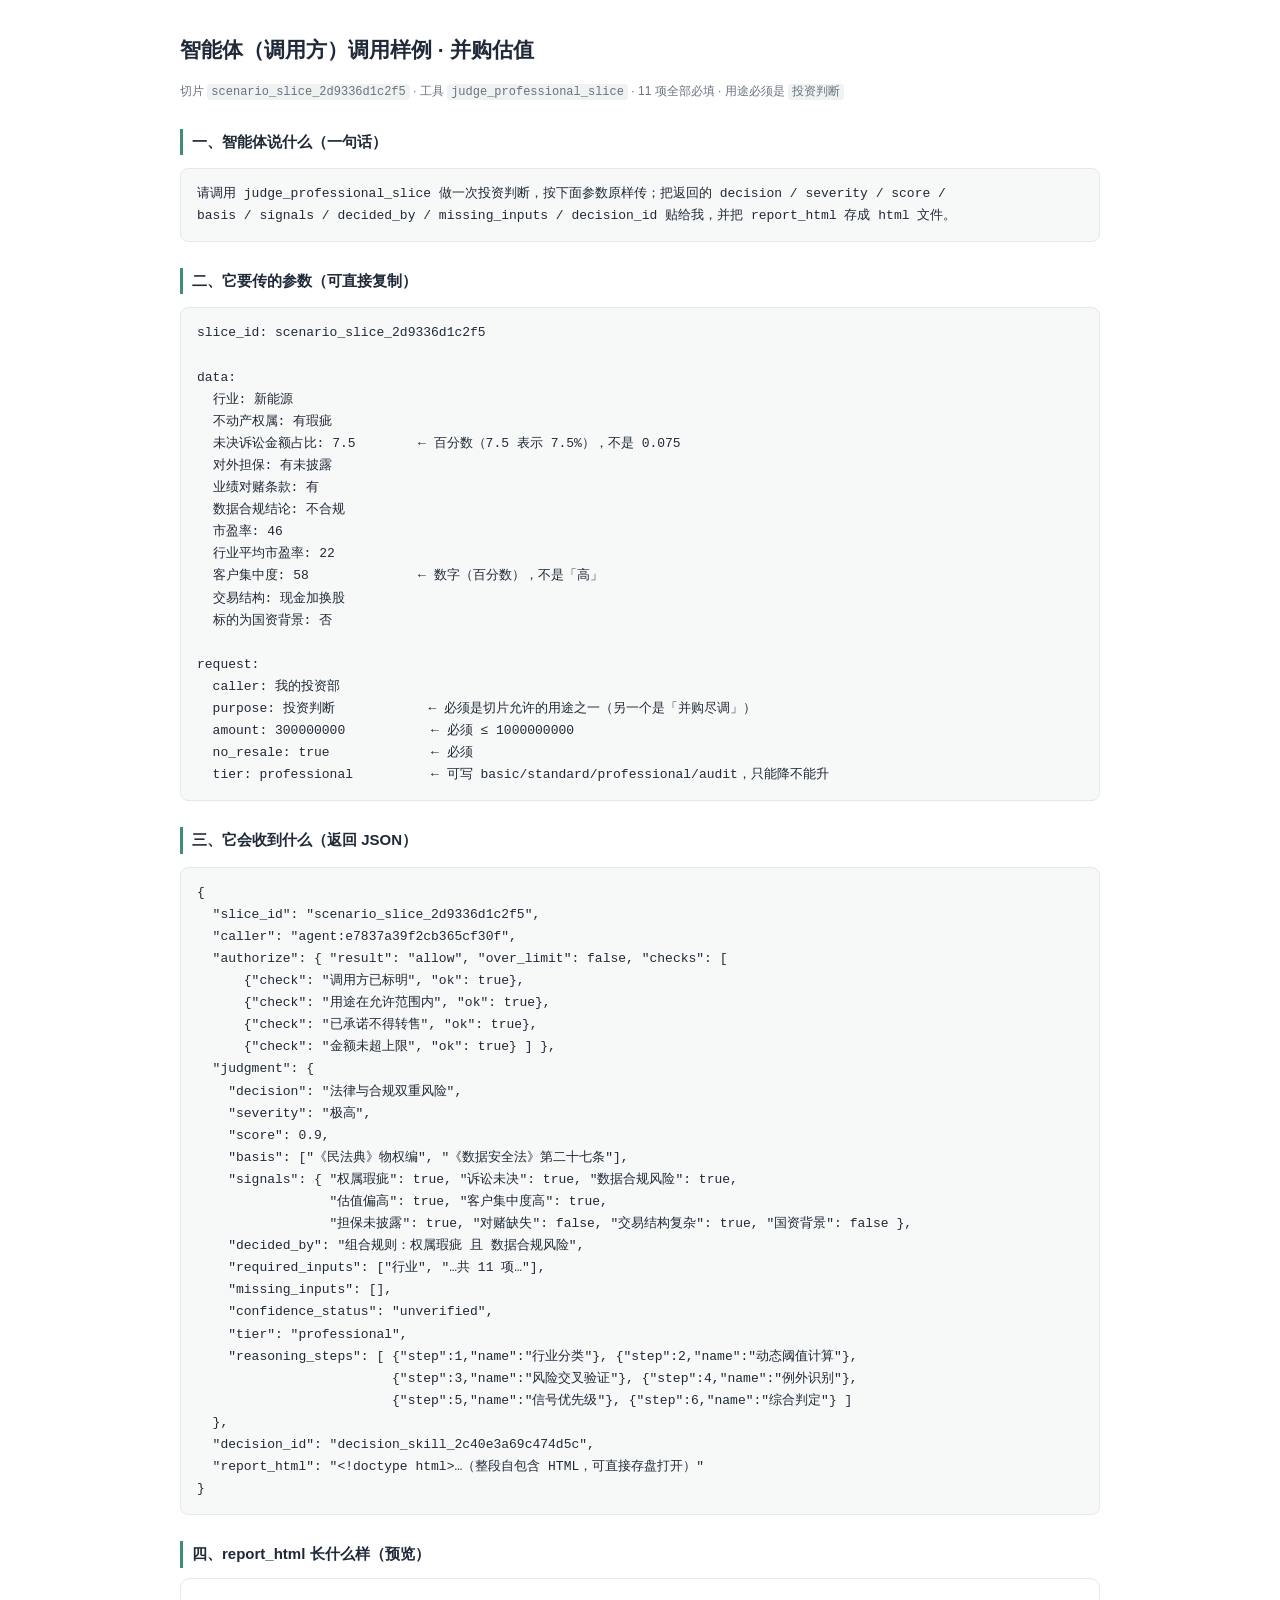
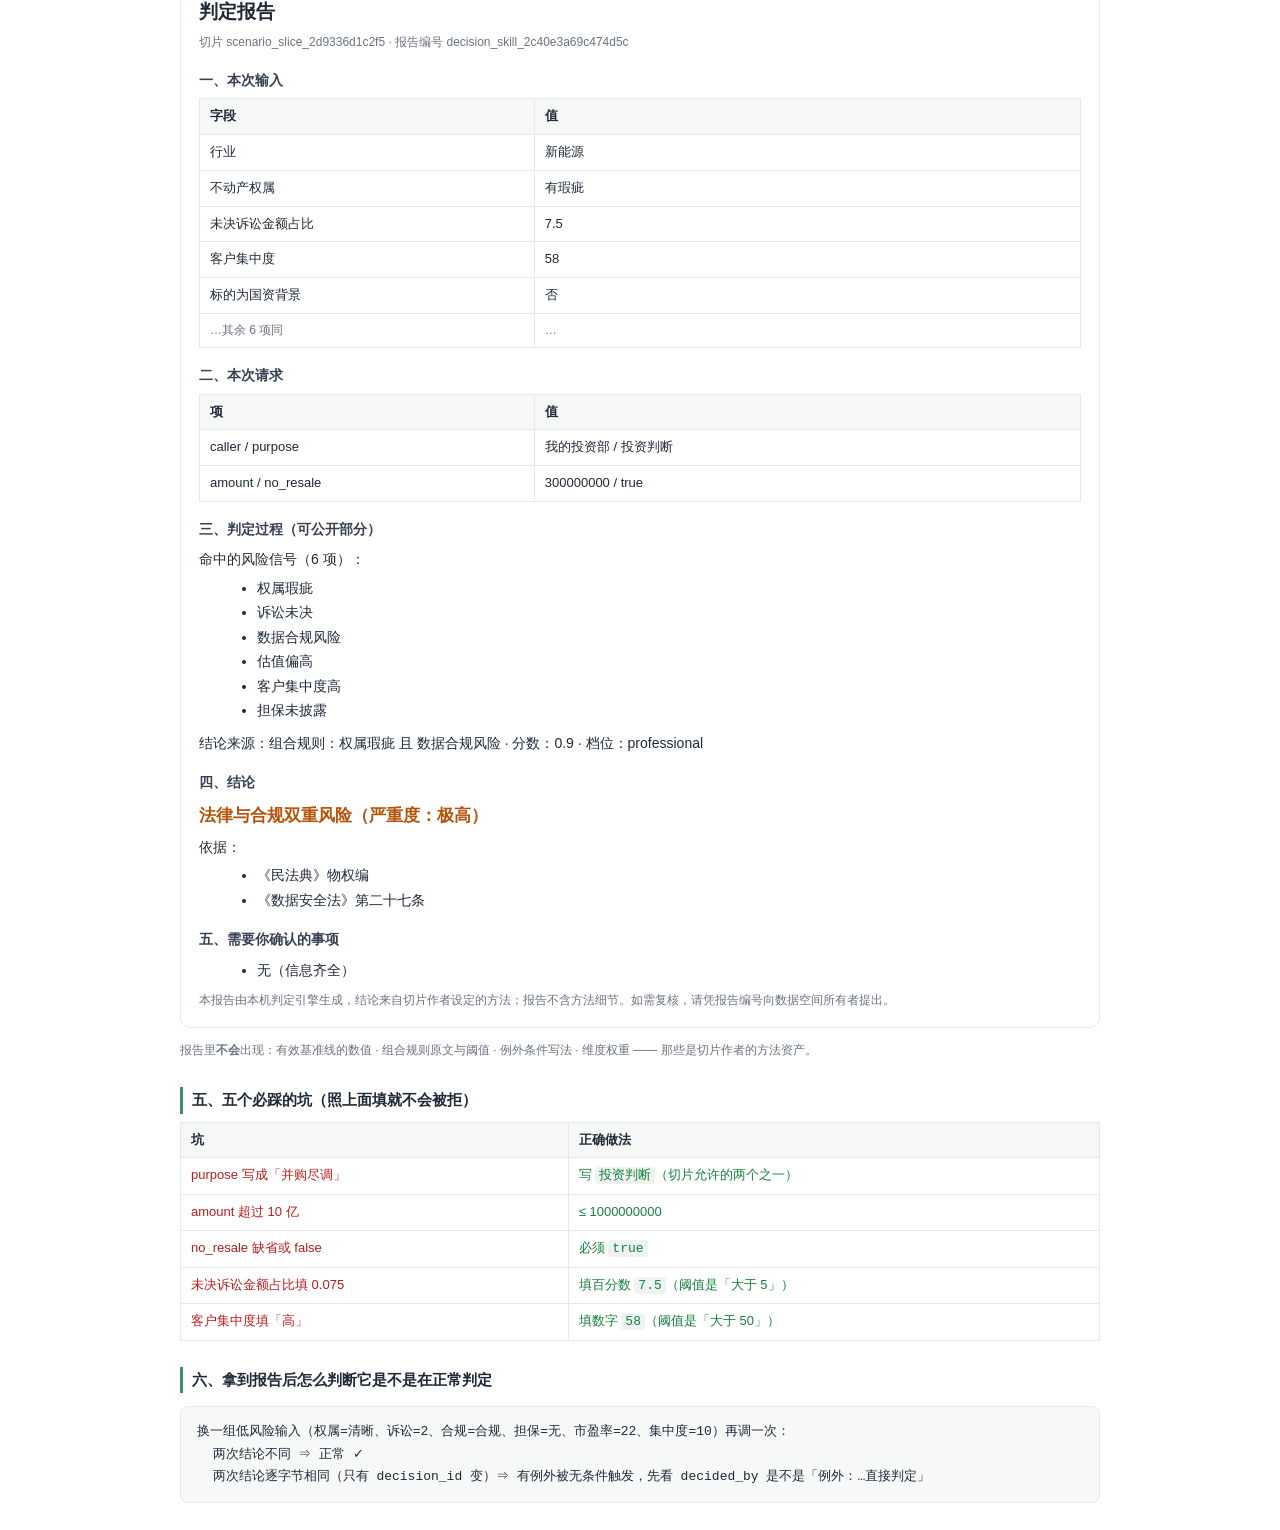
<file: samples/caller-sample-binggou.html>
<!doctype html>
<html lang="zh">
<meta charset="utf-8">
<title>智能体（调用方）调用样例 · 并购估值</title>
<style>
  body{font:14px/1.75 -apple-system,"PingFang SC",sans-serif;max-width:920px;margin:32px auto;padding:0 24px;color:#1f2937}
  h1{font-size:21px;margin:0 0 6px}h2{font-size:15px;margin:26px 0 8px;border-left:3px solid #3f8f6f;padding-left:9px}
  h3{font-size:13.5px;margin:16px 0 6px;color:#374151}
  .muted{color:#6b7280;font-size:12px}
  pre{background:#f7f9f8;border:1px solid #e5e9e7;border-radius:8px;padding:14px 16px;overflow:auto;font-size:13px;line-height:1.7}
  table{border-collapse:collapse;width:100%;margin:6px 0 4px}
  td,th{border:1px solid #e5e7eb;padding:6px 10px;text-align:left;font-size:13px;vertical-align:top}
  th{background:#f6f8f7;font-weight:600}
  .ok{color:#15803d}.warn{color:#b45309}.bad{color:#b91c1c}
  code{background:#eef2f0;padding:1px 4px;border-radius:4px}
  .card{border:1px solid #e5e7eb;border-radius:10px;padding:16px 18px;margin:10px 0}
</style>

<h1>智能体（调用方）调用样例 · 并购估值</h1>
<p class="muted">切片 <code>scenario_slice_2d9336d1c2f5</code> · 工具 <code>judge_professional_slice</code> · 11 项全部必填 · 用途必须是 <code>投资判断</code></p>

<h2>一、智能体说什么（一句话）</h2>
<pre>请调用 judge_professional_slice 做一次投资判断，按下面参数原样传；把返回的 decision / severity / score /
basis / signals / decided_by / missing_inputs / decision_id 贴给我，并把 report_html 存成 html 文件。</pre>

<h2>二、它要传的参数（可直接复制）</h2>
<pre>slice_id: scenario_slice_2d9336d1c2f5

data:
  行业: 新能源
  不动产权属: 有瑕疵
  未决诉讼金额占比: 7.5        ← 百分数（7.5 表示 7.5%），不是 0.075
  对外担保: 有未披露
  业绩对赌条款: 有
  数据合规结论: 不合规
  市盈率: 46
  行业平均市盈率: 22
  客户集中度: 58              ← 数字（百分数），不是「高」
  交易结构: 现金加换股
  标的为国资背景: 否

request:
  caller: 我的投资部
  purpose: 投资判断            ← 必须是切片允许的用途之一（另一个是「并购尽调」）
  amount: 300000000           ← 必须 ≤ 1000000000
  no_resale: true             ← 必须
  tier: professional          ← 可写 basic/standard/professional/audit，只能降不能升</pre>

<h2>三、它会收到什么（返回 JSON）</h2>
<pre>{
  "slice_id": "scenario_slice_2d9336d1c2f5",
  "caller": "agent:e7837a39f2cb365cf30f",
  "authorize": { "result": "allow", "over_limit": false, "checks": [
      {"check": "调用方已标明", "ok": true},
      {"check": "用途在允许范围内", "ok": true},
      {"check": "已承诺不得转售", "ok": true},
      {"check": "金额未超上限", "ok": true} ] },
  "judgment": {
    "decision": "法律与合规双重风险",
    "severity": "极高",
    "score": 0.9,
    "basis": ["《民法典》物权编", "《数据安全法》第二十七条"],
    "signals": { "权属瑕疵": true, "诉讼未决": true, "数据合规风险": true,
                 "估值偏高": true, "客户集中度高": true,
                 "担保未披露": true, "对赌缺失": false, "交易结构复杂": true, "国资背景": false },
    "decided_by": "组合规则：权属瑕疵 且 数据合规风险",
    "required_inputs": ["行业", "…共 11 项…"],
    "missing_inputs": [],
    "confidence_status": "unverified",
    "tier": "professional",
    "reasoning_steps": [ {"step":1,"name":"行业分类"}, {"step":2,"name":"动态阈值计算"},
                         {"step":3,"name":"风险交叉验证"}, {"step":4,"name":"例外识别"},
                         {"step":5,"name":"信号优先级"}, {"step":6,"name":"综合判定"} ]
  },
  "decision_id": "decision_skill_2c40e3a69c474d5c",
  "report_html": "&lt;!doctype html&gt;…（整段自包含 HTML，可直接存盘打开）"
}</pre>

<h2>四、report_html 长什么样（预览）</h2>
<div class="card">
  <h1 style="font-size:19px;margin:0 0 4px">判定报告</h1>
  <p class="muted" style="margin:0 0 12px">切片 scenario_slice_2d9336d1c2f5 · 报告编号 decision_skill_2c40e3a69c474d5c</p>

  <h3>一、本次输入</h3>
  <table>
    <tr><th style="width:38%">字段</th><th>值</th></tr>
    <tr><td>行业</td><td>新能源</td></tr>
    <tr><td>不动产权属</td><td>有瑕疵</td></tr>
    <tr><td>未决诉讼金额占比</td><td>7.5</td></tr>
    <tr><td>客户集中度</td><td>58</td></tr>
    <tr><td>标的为国资背景</td><td>否</td></tr>
    <tr><td class="muted">…其余 6 项同</td><td class="muted">…</td></tr>
  </table>

  <h3>二、本次请求</h3>
  <table>
    <tr><th style="width:38%">项</th><th>值</th></tr>
    <tr><td>caller / purpose</td><td>我的投资部 / 投资判断</td></tr>
    <tr><td>amount / no_resale</td><td>300000000 / true</td></tr>
  </table>

  <h3>三、判定过程（可公开部分）</h3>
  <p style="margin:4px 0">命中的风险信号（6 项）：</p>
  <ul style="margin:4px 0 8px 18px">
    <li>权属瑕疵</li><li>诉讼未决</li><li>数据合规风险</li>
    <li>估值偏高</li><li>客户集中度高</li><li>担保未披露</li>
  </ul>
  <p style="margin:4px 0">结论来源：组合规则：权属瑕疵 且 数据合规风险 · 分数：0.9 · 档位：professional</p>

  <h3>四、结论</h3>
  <p style="font-size:17px;font-weight:600;margin:4px 0" class="warn">法律与合规双重风险（严重度：极高）</p>
  <p style="margin:4px 0">依据：</p>
  <ul style="margin:4px 0 8px 18px"><li>《民法典》物权编</li><li>《数据安全法》第二十七条</li></ul>

  <h3>五、需要你确认的事项</h3>
  <ul style="margin:4px 0 8px 18px"><li>无（信息齐全）</li></ul>
  <p class="muted" style="margin:8px 0 0">本报告由本机判定引擎生成，结论来自切片作者设定的方法；报告不含方法细节。如需复核，请凭报告编号向数据空间所有者提出。</p>
</div>
<p class="muted">报告里<b>不会</b>出现：有效基准线的数值 · 组合规则原文与阈值 · 例外条件写法 · 维度权重 —— 那些是切片作者的方法资产。</p>

<h2>五、五个必踩的坑（照上面填就不会被拒）</h2>
<table>
  <tr><th>坑</th><th>正确做法</th></tr>
  <tr><td class="bad">purpose 写成「并购尽调」</td><td class="ok">写 <code>投资判断</code>（切片允许的两个之一）</td></tr>
  <tr><td class="bad">amount 超过 10 亿</td><td class="ok">≤ 1000000000</td></tr>
  <tr><td class="bad">no_resale 缺省或 false</td><td class="ok">必须 <code>true</code></td></tr>
  <tr><td class="bad">未决诉讼金额占比填 0.075</td><td class="ok">填百分数 <code>7.5</code>（阈值是「大于 5」）</td></tr>
  <tr><td class="bad">客户集中度填「高」</td><td class="ok">填数字 <code>58</code>（阈值是「大于 50」）</td></tr>
</table>

<h2>六、拿到报告后怎么判断它是不是在正常判定</h2>
<pre>换一组低风险输入（权属=清晰、诉讼=2、合规=合规、担保=无、市盈率=22、集中度=10）再调一次：
  两次结论不同 ⇒ 正常 ✓
  两次结论逐字节相同（只有 decision_id 变）⇒ 有例外被无条件触发，先看 decided_by 是不是「例外：…直接判定」</pre>

</body>
</html>
</file>
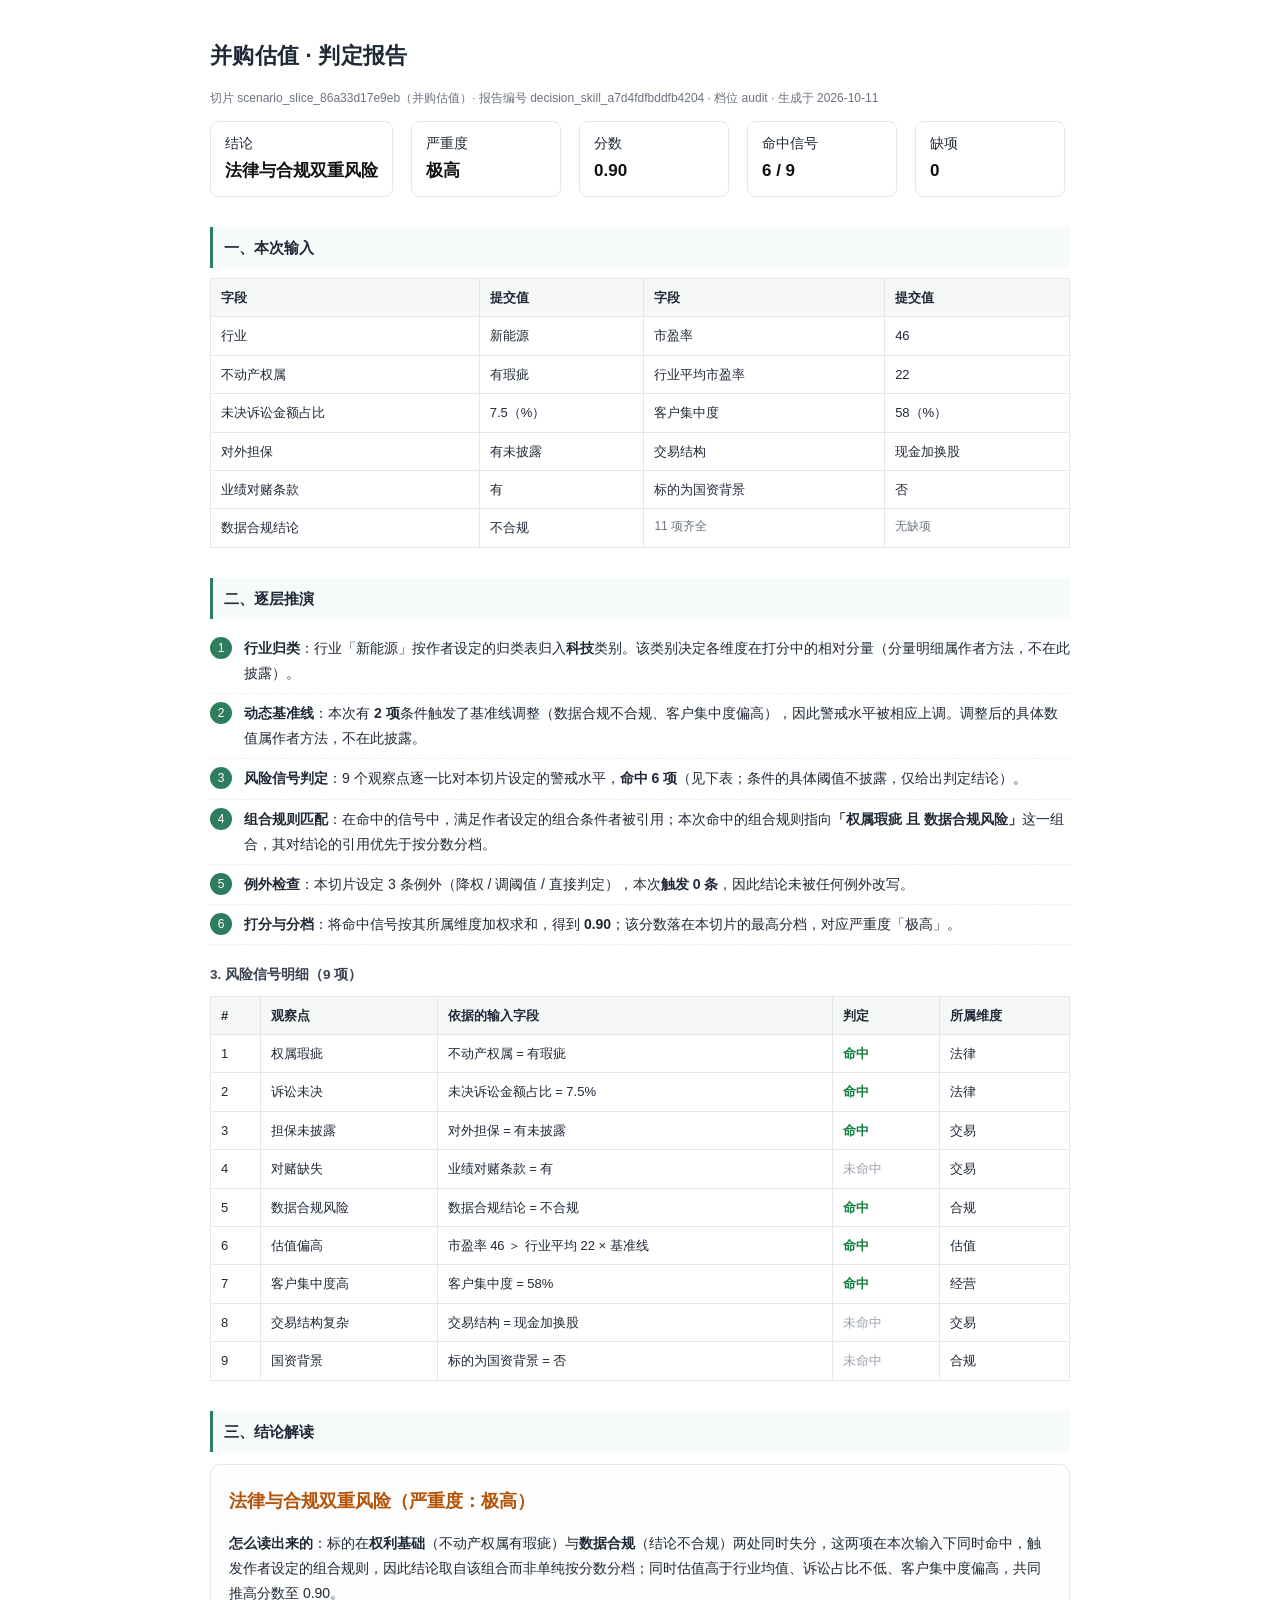
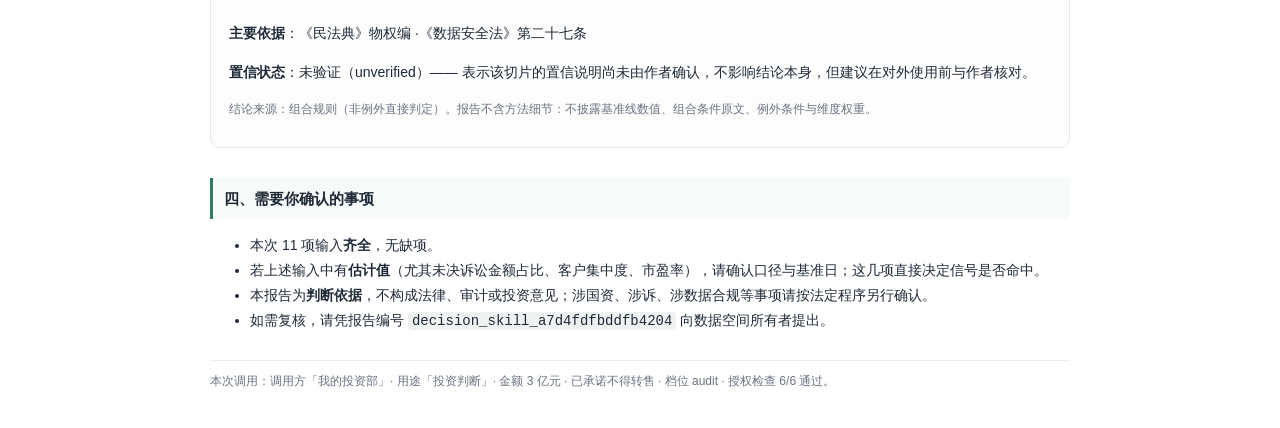
<file: samples/report-professional-sample.html>
<!doctype html>
<html lang="zh">
<meta charset="utf-8">
<title>判定报告（专业版示例）· 并购估值</title>
<style>
  body{font:14px/1.8 -apple-system,"PingFang SC",sans-serif;max-width:860px;margin:36px auto;padding:0 26px;color:#1f2937;background:#fff}
  h1{font-size:22px;margin:0 0 4px;letter-spacing:.3px}
  h2{font-size:15px;margin:30px 0 10px;padding:7px 0 7px 11px;border-left:3px solid #2f7d5f;background:#f6faf8}
  h3{font-size:13.5px;margin:18px 0 6px;color:#374151}
  .muted{color:#6b7280;font-size:12px}
  table{border-collapse:collapse;width:100%;margin:8px 0 2px}
  td,th{border:1px solid #e5e7eb;padding:7px 10px;text-align:left;font-size:13px;vertical-align:top}
  th{background:#f6f8f7;font-weight:600;white-space:nowrap}
  .hit{color:#15803d;font-weight:600}.miss{color:#9ca3af}
  .verdict{font-size:18px;font-weight:600;color:#b45309;margin:6px 0}
  .box{border:1px solid #e5e7eb;border-radius:10px;padding:14px 18px;margin:12px 0;background:#fcfdfc}
  .chain{counter-reset:s;list-style:none;padding-left:0;margin:8px 0}
  .chain li{counter-increment:s;padding:7px 0 7px 34px;position:relative;border-bottom:1px dashed #eef0ef}
  .chain li:before{content:counter(s);position:absolute;left:0;top:8px;width:22px;height:22px;border-radius:50%;
    background:#2f7d5f;color:#fff;font-size:12px;text-align:center;line-height:22px}
  code{background:#eef2f0;padding:1px 4px;border-radius:4px}
  .kpi{display:flex;gap:18px;flex-wrap:wrap;margin:10px 0}
  .kpi div{border:1px solid #e5e7eb;border-radius:8px;padding:9px 14px;min-width:120px}
  .kpi b{display:block;font-size:17px;color:#111}
</style>

<h1>并购估值 · 判定报告</h1>
<p class="muted">切片 scenario_slice_86a33d17e9eb（并购估值）· 报告编号 decision_skill_a7d4fdfbddfb4204 · 档位 audit · 生成于 2026-10-11</p>

<div class="kpi">
  <div>结论<b>法律与合规双重风险</b></div>
  <div>严重度<b>极高</b></div>
  <div>分数<b>0.90</b></div>
  <div>命中信号<b>6 / 9</b></div>
  <div>缺项<b>0</b></div>
</div>

<h2>一、本次输入</h2>
<table>
  <tr><th>字段</th><th>提交值</th><th>字段</th><th>提交值</th></tr>
  <tr><td>行业</td><td>新能源</td><td>市盈率</td><td>46</td></tr>
  <tr><td>不动产权属</td><td>有瑕疵</td><td>行业平均市盈率</td><td>22</td></tr>
  <tr><td>未决诉讼金额占比</td><td>7.5（%）</td><td>客户集中度</td><td>58（%）</td></tr>
  <tr><td>对外担保</td><td>有未披露</td><td>交易结构</td><td>现金加换股</td></tr>
  <tr><td>业绩对赌条款</td><td>有</td><td>标的为国资背景</td><td>否</td></tr>
  <tr><td>数据合规结论</td><td>不合规</td><td class="muted">11 项齐全</td><td class="muted">无缺项</td></tr>
</table>

<h2>二、逐层推演</h2>
<ol class="chain">
  <li><b>行业归类</b>：行业「新能源」按作者设定的归类表归入<b>科技</b>类别。该类别决定各维度在打分中的相对分量（分量明细属作者方法，不在此披露）。</li>
  <li><b>动态基准线</b>：本次有 <b>2 项</b>条件触发了基准线调整（数据合规不合规、客户集中度偏高），因此警戒水平被相应上调。调整后的具体数值属作者方法，不在此披露。</li>
  <li><b>风险信号判定</b>：9 个观察点逐一比对本切片设定的警戒水平，<b>命中 6 项</b>（见下表；条件的具体阈值不披露，仅给出判定结论）。</li>
  <li><b>组合规则匹配</b>：在命中的信号中，满足作者设定的组合条件者被引用；本次命中的组合规则指向<b>「权属瑕疵 且 数据合规风险」</b>这一组合，其对结论的引用优先于按分数分档。</li>
  <li><b>例外检查</b>：本切片设定 3 条例外（降权 / 调阈值 / 直接判定），本次<b>触发 0 条</b>，因此结论未被任何例外改写。</li>
  <li><b>打分与分档</b>：将命中信号按其所属维度加权求和，得到 <b>0.90</b>；该分数落在本切片的最高分档，对应严重度「极高」。</li>
</ol>

<h3>3. 风险信号明细（9 项）</h3>
<table>
  <tr><th>#</th><th>观察点</th><th>依据的输入字段</th><th>判定</th><th>所属维度</th></tr>
  <tr><td>1</td><td>权属瑕疵</td><td>不动产权属 = 有瑕疵</td><td class="hit">命中</td><td>法律</td></tr>
  <tr><td>2</td><td>诉讼未决</td><td>未决诉讼金额占比 = 7.5%</td><td class="hit">命中</td><td>法律</td></tr>
  <tr><td>3</td><td>担保未披露</td><td>对外担保 = 有未披露</td><td class="hit">命中</td><td>交易</td></tr>
  <tr><td>4</td><td>对赌缺失</td><td>业绩对赌条款 = 有</td><td class="miss">未命中</td><td>交易</td></tr>
  <tr><td>5</td><td>数据合规风险</td><td>数据合规结论 = 不合规</td><td class="hit">命中</td><td>合规</td></tr>
  <tr><td>6</td><td>估值偏高</td><td>市盈率 46 ＞ 行业平均 22 × 基准线</td><td class="hit">命中</td><td>估值</td></tr>
  <tr><td>7</td><td>客户集中度高</td><td>客户集中度 = 58%</td><td class="hit">命中</td><td>经营</td></tr>
  <tr><td>8</td><td>交易结构复杂</td><td>交易结构 = 现金加换股</td><td class="miss">未命中</td><td>交易</td></tr>
  <tr><td>9</td><td>国资背景</td><td>标的为国资背景 = 否</td><td class="miss">未命中</td><td>合规</td></tr>
</table>

<h2>三、结论解读</h2>
<div class="box">
  <p class="verdict">法律与合规双重风险（严重度：极高）</p>
  <p><b>怎么读出来的</b>：标的在<b>权利基础</b>（不动产权属有瑕疵）与<b>数据合规</b>（结论不合规）两处同时失分，这两项在本次输入下同时命中，触发作者设定的组合规则，因此结论取自该组合而非单纯按分数分档；同时估值高于行业均值、诉讼占比不低、客户集中度偏高，共同推高分数至 0.90。</p>
  <p><b>主要依据</b>：《民法典》物权编 ·《数据安全法》第二十七条</p>
  <p><b>置信状态</b>：未验证（unverified）—— 表示该切片的置信说明尚未由作者确认，不影响结论本身，但建议在对外使用前与作者核对。</p>
  <p class="muted">结论来源：组合规则（非例外直接判定）。报告不含方法细节：不披露基准线数值、组合条件原文、例外条件与维度权重。</p>
</div>

<h2>四、需要你确认的事项</h2>
<ul>
  <li>本次 11 项输入<b>齐全</b>，无缺项。</li>
  <li>若上述输入中有<b>估计值</b>（尤其未决诉讼金额占比、客户集中度、市盈率），请确认口径与基准日；这几项直接决定信号是否命中。</li>
  <li>本报告为<b>判断依据</b>，不构成法律、审计或投资意见；涉国资、涉诉、涉数据合规等事项请按法定程序另行确认。</li>
  <li>如需复核，请凭报告编号 <code>decision_skill_a7d4fdfbddfb4204</code> 向数据空间所有者提出。</li>
</ul>

<p class="muted" style="margin-top:26px;border-top:1px solid #eee;padding-top:10px">
本次调用：调用方「我的投资部」· 用途「投资判断」· 金额 3 亿元 · 已承诺不得转售 · 档位 audit · 授权检查 6/6 通过。
</p>
</body>
</html>
</file>
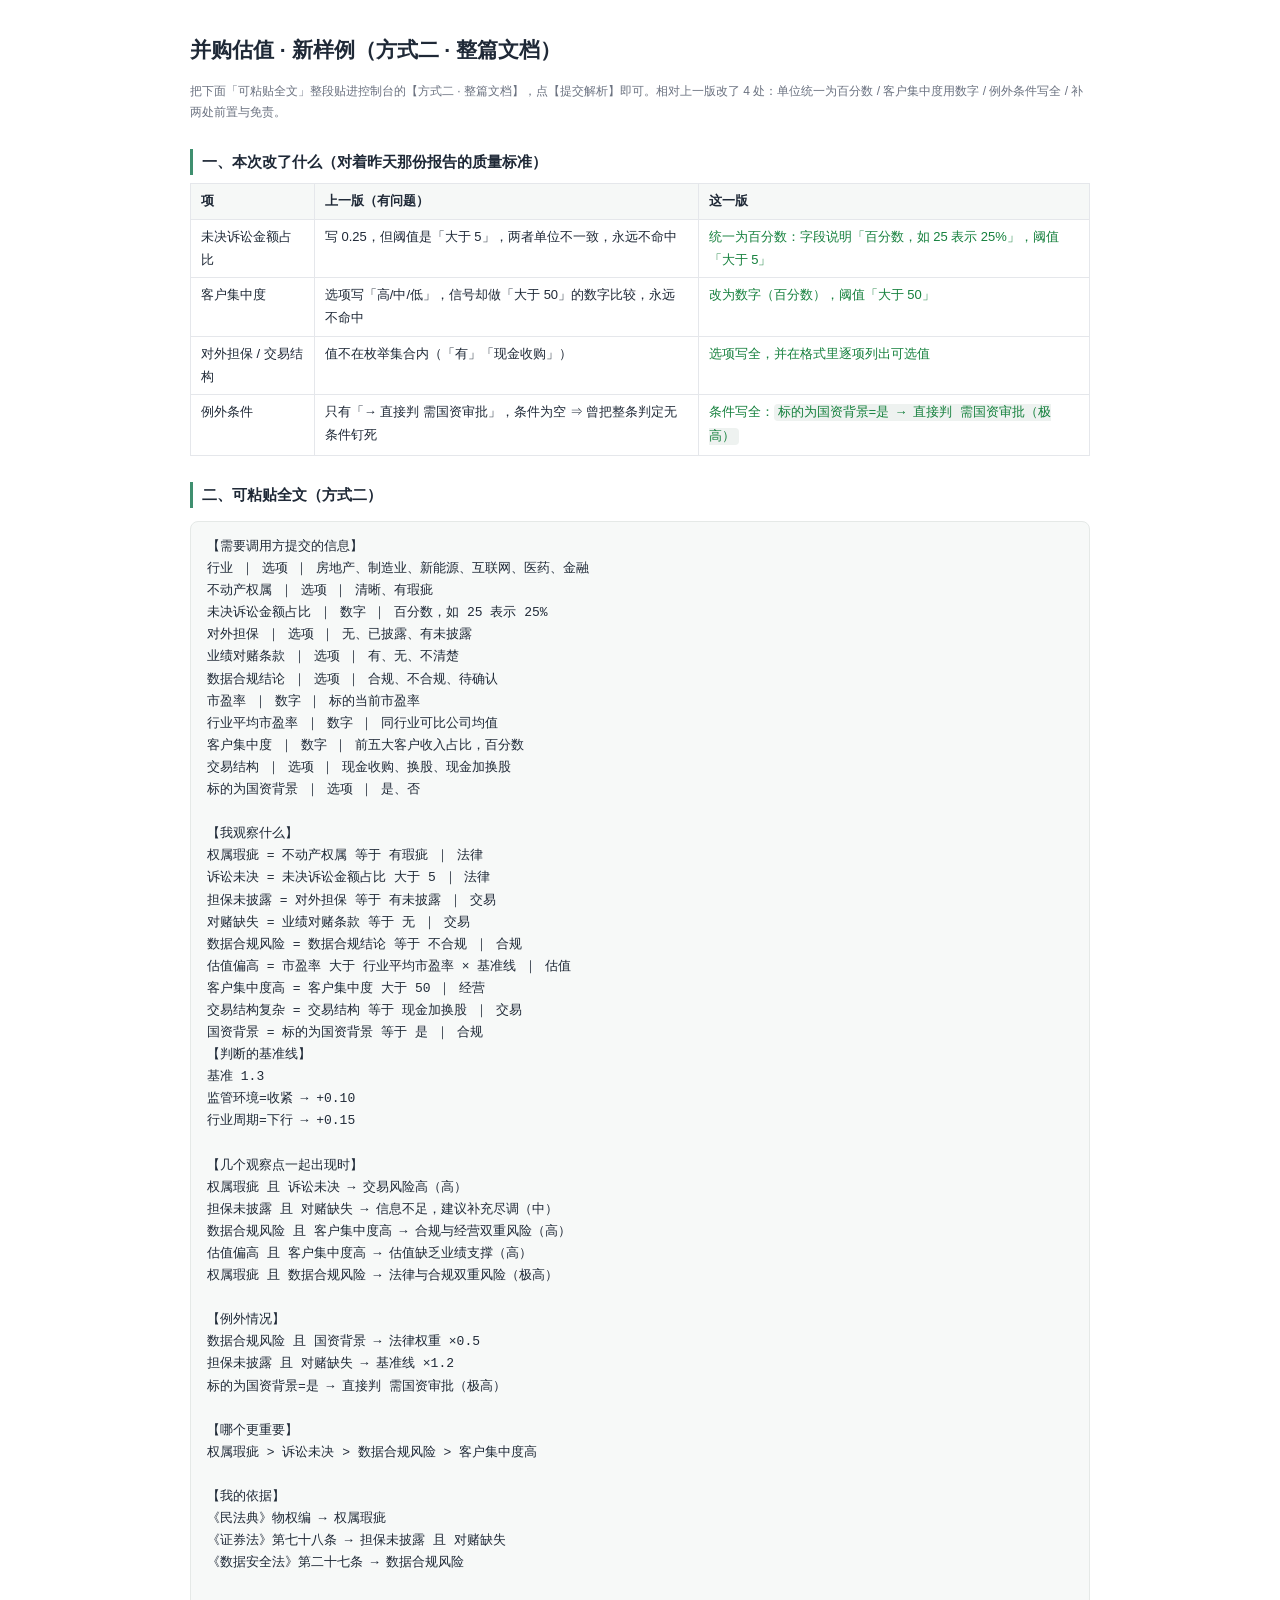
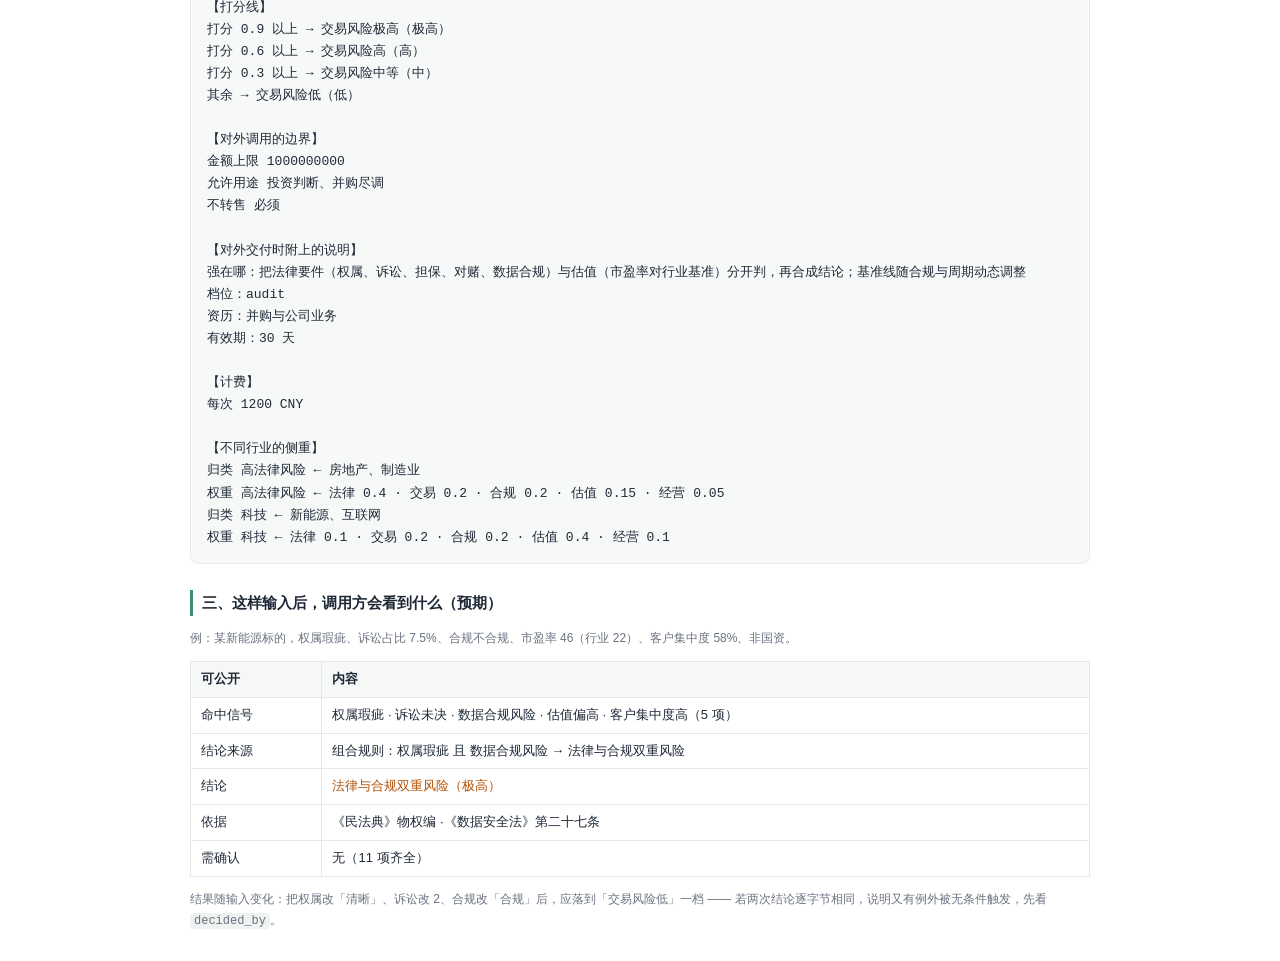
<file: samples/sample-binggou-v2.html>
<!doctype html>
<html lang="zh">
<meta charset="utf-8">
<title>并购估值 · 新样例（方式二 · 整篇文档）</title>
<style>
  body{font:14px/1.75 -apple-system,"PingFang SC",sans-serif;max-width:900px;margin:32px auto;padding:0 24px;color:#1f2937}
  h1{font-size:21px;margin:0 0 6px}h2{font-size:15px;margin:26px 0 8px;border-left:3px solid #3f8f6f;padding-left:9px}
  .muted{color:#6b7280;font-size:12px}
  pre{background:#f7f9f8;border:1px solid #e5e9e7;border-radius:8px;padding:14px 16px;overflow:auto;font-size:13px;line-height:1.7}
  table{border-collapse:collapse;width:100%;margin:6px 0 4px}
  td,th{border:1px solid #e5e7eb;padding:6px 10px;text-align:left;font-size:13px;vertical-align:top}
  th{background:#f6f8f7;font-weight:600}
  .ok{color:#15803d}.warn{color:#b45309}
  code{background:#eef2f0;padding:1px 4px;border-radius:4px}
</style>

<h1>并购估值 · 新样例（方式二 · 整篇文档）</h1>
<p class="muted">把下面「可粘贴全文」整段贴进控制台的【方式二 · 整篇文档】，点【提交解析】即可。相对上一版改了 4 处：单位统一为百分数 / 客户集中度用数字 / 例外条件写全 / 补两处前置与免责。</p>

<h2>一、本次改了什么（对着昨天那份报告的质量标准）</h2>
<table>
  <tr><th>项</th><th>上一版（有问题）</th><th>这一版</th></tr>
  <tr><td>未决诉讼金额占比</td><td>写 0.25，但阈值是「大于 5」，两者单位不一致，永远不命中</td><td class="ok">统一为百分数：字段说明「百分数，如 25 表示 25%」，阈值「大于 5」</td></tr>
  <tr><td>客户集中度</td><td>选项写「高/中/低」，信号却做「大于 50」的数字比较，永远不命中</td><td class="ok">改为数字（百分数），阈值「大于 50」</td></tr>
  <tr><td>对外担保 / 交易结构</td><td>值不在枚举集合内（「有」「现金收购」）</td><td class="ok">选项写全，并在格式里逐项列出可选值</td></tr>
  <tr><td>例外条件</td><td>只有「→ 直接判 需国资审批」，条件为空 ⇒ 曾把整条判定无条件钉死</td><td class="ok">条件写全：<code>标的为国资背景=是 → 直接判 需国资审批（极高）</code></td></tr>
</table>

<h2>二、可粘贴全文（方式二）</h2>
<pre>【需要调用方提交的信息】
行业 ｜ 选项 ｜ 房地产、制造业、新能源、互联网、医药、金融
不动产权属 ｜ 选项 ｜ 清晰、有瑕疵
未决诉讼金额占比 ｜ 数字 ｜ 百分数，如 25 表示 25%
对外担保 ｜ 选项 ｜ 无、已披露、有未披露
业绩对赌条款 ｜ 选项 ｜ 有、无、不清楚
数据合规结论 ｜ 选项 ｜ 合规、不合规、待确认
市盈率 ｜ 数字 ｜ 标的当前市盈率
行业平均市盈率 ｜ 数字 ｜ 同行业可比公司均值
客户集中度 ｜ 数字 ｜ 前五大客户收入占比，百分数
交易结构 ｜ 选项 ｜ 现金收购、换股、现金加换股
标的为国资背景 ｜ 选项 ｜ 是、否

【我观察什么】
权属瑕疵 = 不动产权属 等于 有瑕疵 ｜ 法律
诉讼未决 = 未决诉讼金额占比 大于 5 ｜ 法律
担保未披露 = 对外担保 等于 有未披露 ｜ 交易
对赌缺失 = 业绩对赌条款 等于 无 ｜ 交易
数据合规风险 = 数据合规结论 等于 不合规 ｜ 合规
估值偏高 = 市盈率 大于 行业平均市盈率 × 基准线 ｜ 估值
客户集中度高 = 客户集中度 大于 50 ｜ 经营
交易结构复杂 = 交易结构 等于 现金加换股 ｜ 交易
国资背景 = 标的为国资背景 等于 是 ｜ 合规
【判断的基准线】
基准 1.3
监管环境=收紧 → +0.10
行业周期=下行 → +0.15

【几个观察点一起出现时】
权属瑕疵 且 诉讼未决 → 交易风险高（高）
担保未披露 且 对赌缺失 → 信息不足，建议补充尽调（中）
数据合规风险 且 客户集中度高 → 合规与经营双重风险（高）
估值偏高 且 客户集中度高 → 估值缺乏业绩支撑（高）
权属瑕疵 且 数据合规风险 → 法律与合规双重风险（极高）

【例外情况】
数据合规风险 且 国资背景 → 法律权重 ×0.5
担保未披露 且 对赌缺失 → 基准线 ×1.2
标的为国资背景=是 → 直接判 需国资审批（极高）

【哪个更重要】
权属瑕疵 &gt; 诉讼未决 &gt; 数据合规风险 &gt; 客户集中度高

【我的依据】
《民法典》物权编 → 权属瑕疵
《证券法》第七十八条 → 担保未披露 且 对赌缺失
《数据安全法》第二十七条 → 数据合规风险

【打分线】
打分 0.9 以上 → 交易风险极高（极高）
打分 0.6 以上 → 交易风险高（高）
打分 0.3 以上 → 交易风险中等（中）
其余 → 交易风险低（低）

【对外调用的边界】
金额上限 1000000000
允许用途 投资判断、并购尽调
不转售 必须

【对外交付时附上的说明】
强在哪：把法律要件（权属、诉讼、担保、对赌、数据合规）与估值（市盈率对行业基准）分开判，再合成结论；基准线随合规与周期动态调整
档位：audit
资历：并购与公司业务
有效期：30 天

【计费】
每次 1200 CNY

【不同行业的侧重】
归类 高法律风险 ← 房地产、制造业
权重 高法律风险 ← 法律 0.4 · 交易 0.2 · 合规 0.2 · 估值 0.15 · 经营 0.05
归类 科技 ← 新能源、互联网
权重 科技 ← 法律 0.1 · 交易 0.2 · 合规 0.2 · 估值 0.4 · 经营 0.1</pre>

<h2>三、这样输入后，调用方会看到什么（预期）</h2>
<p class="muted">例：某新能源标的，权属瑕疵、诉讼占比 7.5%、合规不合规、市盈率 46（行业 22）、客户集中度 58%、非国资。</p>
<table>
  <tr><th>可公开</th><th>内容</th></tr>
  <tr><td>命中信号</td><td>权属瑕疵 · 诉讼未决 · 数据合规风险 · 估值偏高 · 客户集中度高（5 项）</td></tr>
  <tr><td>结论来源</td><td>组合规则：权属瑕疵 且 数据合规风险 → 法律与合规双重风险</td></tr>
  <tr><td>结论</td><td class="warn">法律与合规双重风险（极高）</td></tr>
  <tr><td>依据</td><td>《民法典》物权编 ·《数据安全法》第二十七条</td></tr>
  <tr><td>需确认</td><td>无（11 项齐全）</td></tr>
</table>
<p class="muted">结果随输入变化：把权属改「清晰」、诉讼改 2、合规改「合规」后，应落到「交易风险低」一档 —— 若两次结论逐字节相同，说明又有例外被无条件触发，先看 <code>decided_by</code>。</p>
</body>
</html>
</file>
